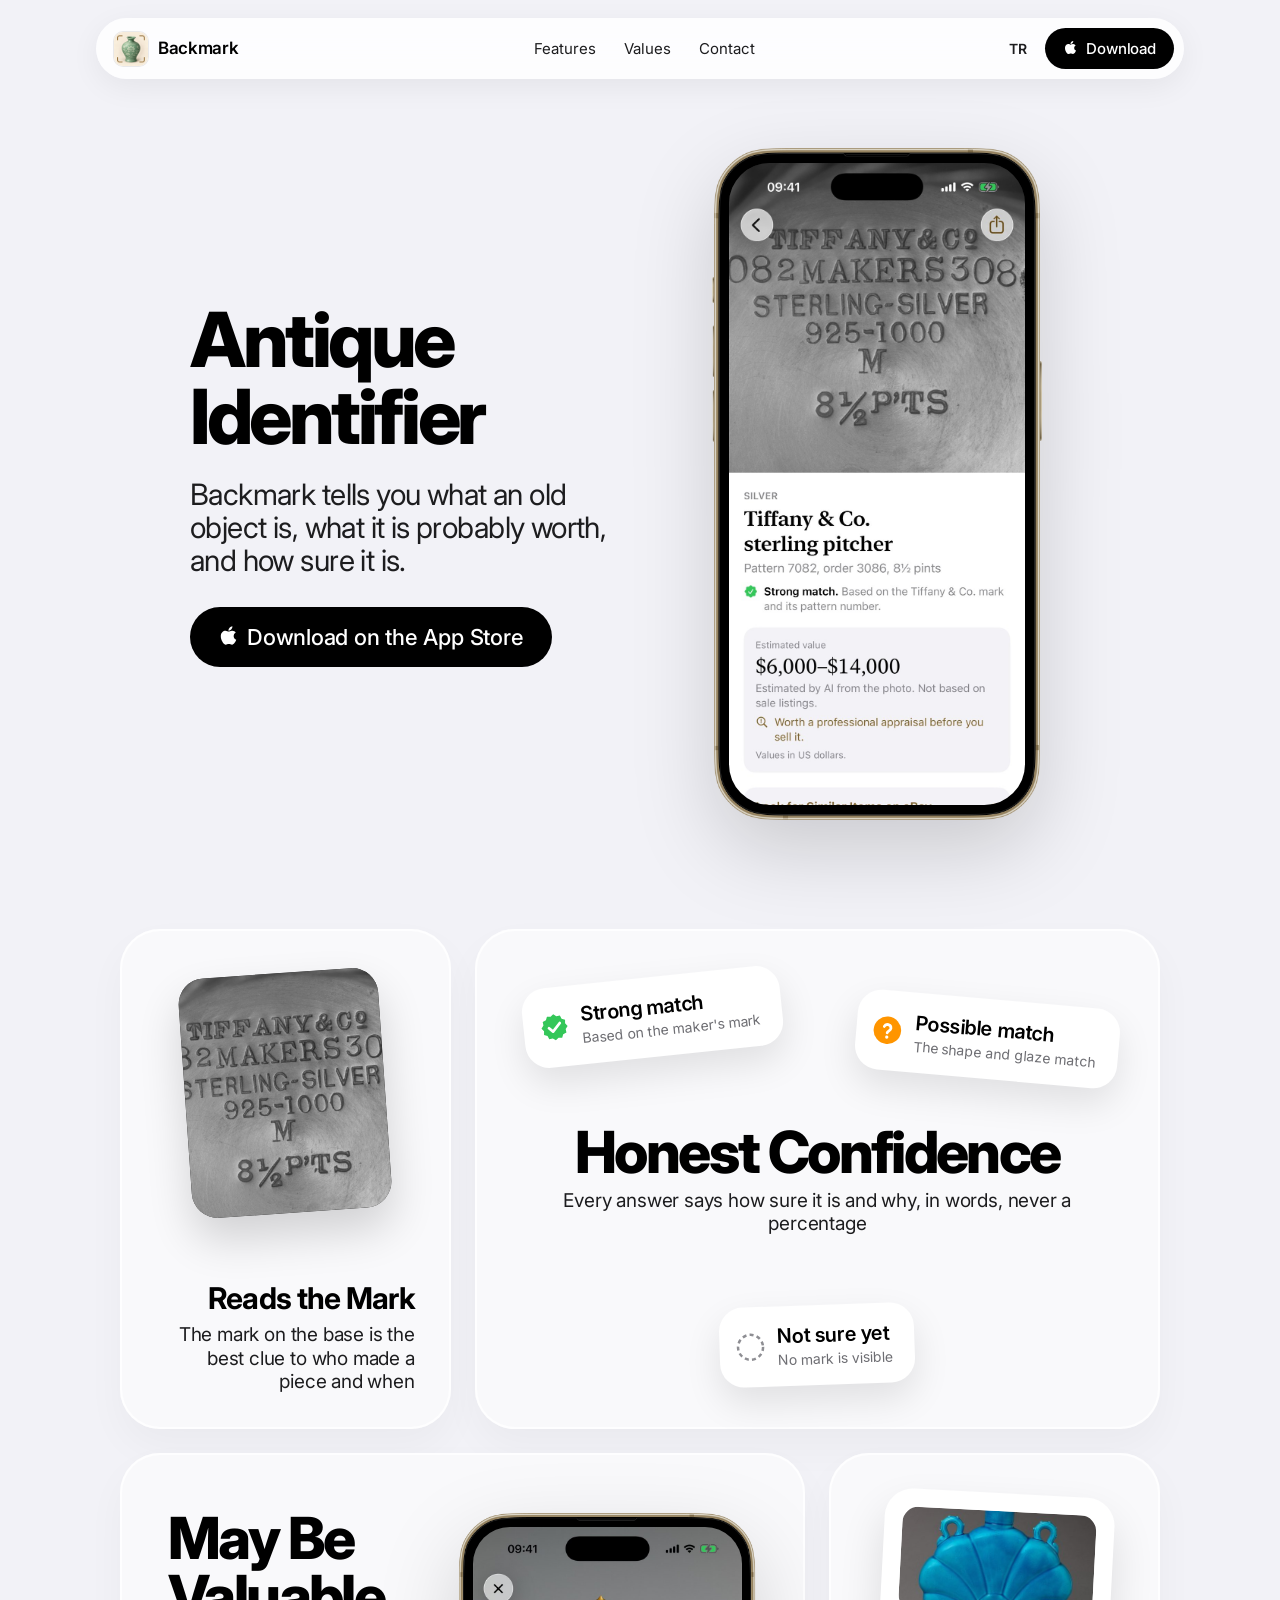
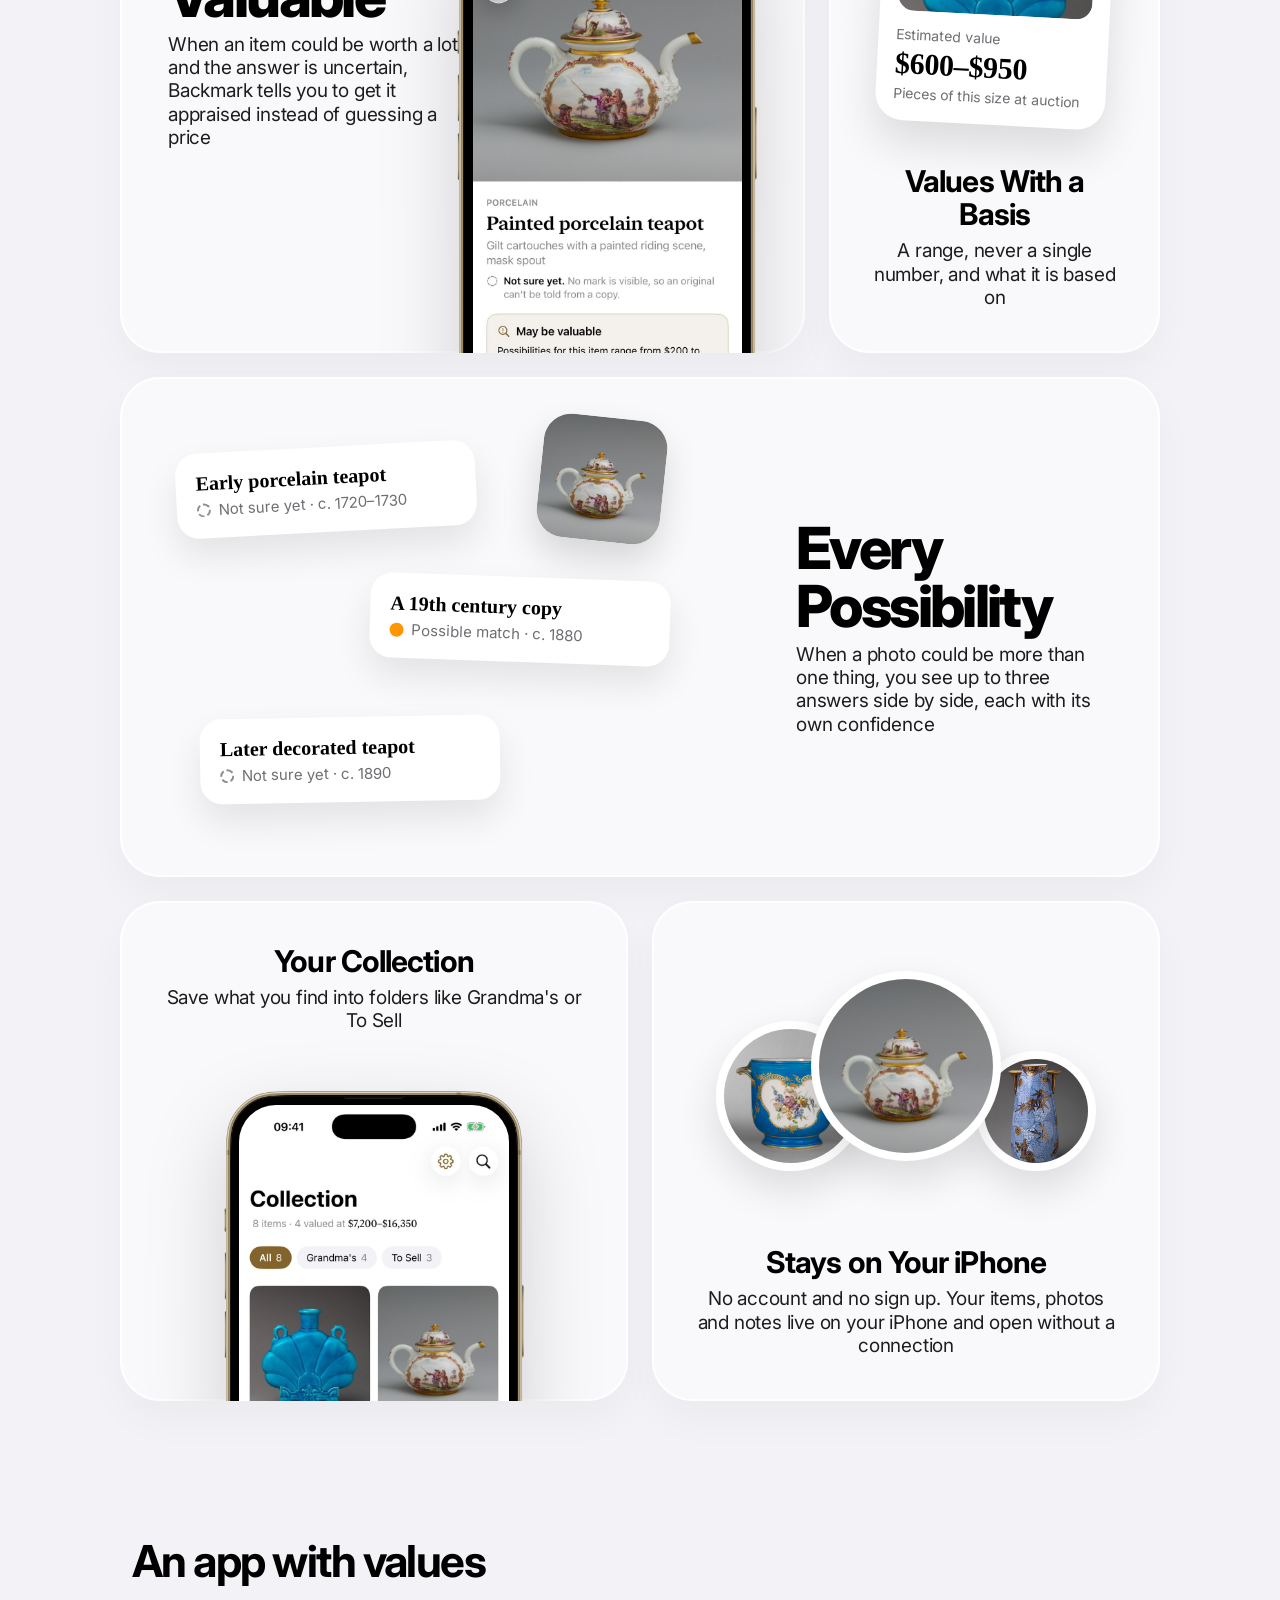
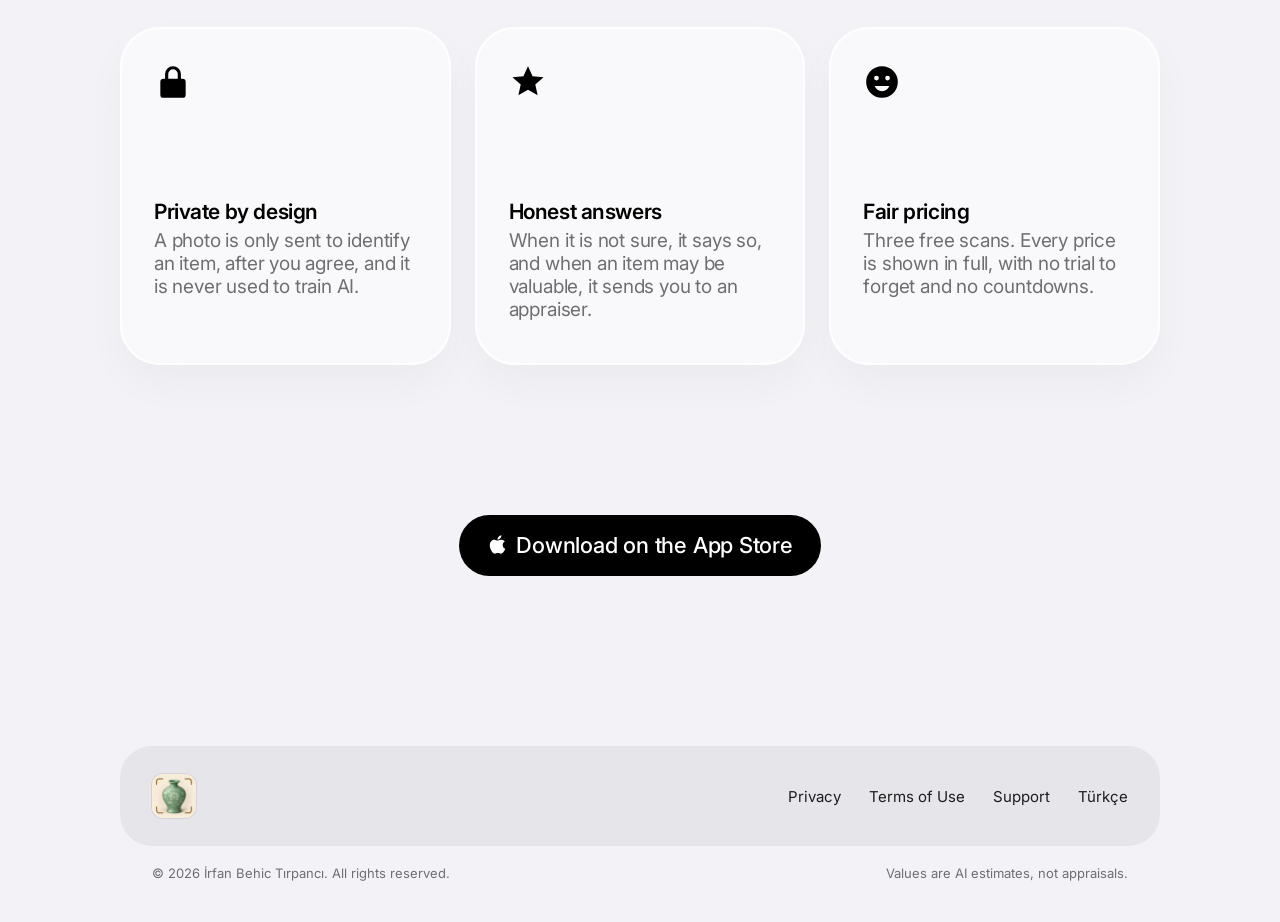
<file: index.html>
<!doctype html>
<html lang="en" class="no-js">
<head>
<meta charset="utf-8">
<meta name="viewport" content="width=device-width, initial-scale=1">
<title>Backmark: Antique Identifier</title>
<meta name="description" content="Point your camera at an old object and learn what it is, what it is probably worth, and how sure the app is. No account, and your collection stays on your iPhone.">
<link rel="canonical" href="https://irfanbehic.github.io/backmark/">
<meta name="theme-color" content="#f2f2f7">
<meta property="og:type" content="website">
<meta property="og:title" content="Backmark: Antique Identifier">
<meta property="og:description" content="What it is, what it is probably worth, and how sure the answer is.">
<meta property="og:url" content="https://irfanbehic.github.io/backmark/">
<meta property="og:image" content="https://irfanbehic.github.io/backmark/assets/icon-512.png">
<meta name="twitter:card" content="summary">
<link rel="alternate" hreflang="en" href="https://irfanbehic.github.io/backmark/">
<link rel="alternate" hreflang="tr" href="https://irfanbehic.github.io/backmark/tr/">
<link rel="alternate" hreflang="x-default" href="https://irfanbehic.github.io/backmark/">
<link rel="icon" href="assets/icon-180.png" type="image/png">
<link rel="apple-touch-icon" href="assets/icon-180.png">
<link rel="preconnect" href="https://fonts.googleapis.com">
<link rel="preconnect" href="https://fonts.gstatic.com" crossorigin>
<link href="https://fonts.googleapis.com/css2?family=Inter:wght@400;500;600;700;800&display=swap" rel="stylesheet">
<link rel="stylesheet" href="assets/style.css">
<script>document.documentElement.classList.remove("no-js")</script>
</head>
<body>

<header class="nav">
  <div class="nav__bar">
    <a class="brand" href="./"><img src="assets/icon-180.png" alt="" width="46" height="46">Backmark</a>
    <nav class="nav__links" aria-label="Main">
      <a href="#features">Features</a>
      <a href="#values">Values</a>
      <a href="support/">Contact</a>
    </nav>
    <div class="nav__end">
      <a class="lang" href="tr/" hreflang="tr" lang="tr" aria-label="Türkçe">TR</a>
      <a class="download nav__cta" href="https://apps.apple.com/app/id6812663428" target="_blank" rel="noopener" aria-label="Download Backmark on the App Store">
        <svg viewBox="0 0 384 512" aria-hidden="true"><path d="M318.7 268.7c-.2-36.7 16.4-64.4 50-84.8-18.8-26.9-47.2-41.7-84.7-44.6-35.5-2.8-74.3 20.7-88.5 20.7-15 0-49.4-19.7-76.4-19.7C63.3 141.2 4 184.8 4 273.5q0 39.3 14.4 81.2c12.8 36.7 59 126.7 107.2 125.2 25.2-.6 43-17.9 75.8-17.9 31.8 0 48.3 17.9 76.4 17.9 48.6-.7 90.4-82.5 102.6-119.3-65.2-30.7-61.7-90-61.7-91.9zm-56.6-164.2c27.3-32.4 24.8-61.9 24-72.5-24.1 1.4-52 16.4-67.9 34.9-17.5 19.8-27.8 44.3-25.6 71.9 26.1 2 49.9-11.4 69.5-34.3z"/></svg>
        Download
      </a>
    </div>
  </div>
</header>

<main>

  <section class="hero">
    <div class="hero__grid">
      <div class="reveal">
        <h1>Antique Identifier</h1>
        <p>Backmark tells you what an old object is, what it is probably worth, and how sure it is.</p>
        <a class="download download--large" href="https://apps.apple.com/app/id6812663428" target="_blank" rel="noopener" aria-label="Download Backmark on the App Store">
          <svg viewBox="0 0 384 512" aria-hidden="true"><path d="M318.7 268.7c-.2-36.7 16.4-64.4 50-84.8-18.8-26.9-47.2-41.7-84.7-44.6-35.5-2.8-74.3 20.7-88.5 20.7-15 0-49.4-19.7-76.4-19.7C63.3 141.2 4 184.8 4 273.5q0 39.3 14.4 81.2c12.8 36.7 59 126.7 107.2 125.2 25.2-.6 43-17.9 75.8-17.9 31.8 0 48.3 17.9 76.4 17.9 48.6-.7 90.4-82.5 102.6-119.3-65.2-30.7-61.7-90-61.7-91.9zm-56.6-164.2c27.3-32.4 24.8-61.9 24-72.5-24.1 1.4-52 16.4-67.9 34.9-17.5 19.8-27.8 44.3-25.6 71.9 26.1 2 49.9-11.4 69.5-34.3z"/></svg>
          Download on the App Store
        </a>
      </div>
      <div class="iphone hero__phone reveal" data-delay="120">
        <img class="bezel" src="assets/iphone.png" alt="" width="1022" height="2082">
        <div class="iphone__screen"><img src="assets/shot-result.jpg" alt="A result for a silver pitcher: Strong match, based on the maker's mark and its pattern number, with an estimated value of $6,000 to $14,000."></div>
      </div>
    </div>
  </section>

  <div id="features" class="wrap">
    <div class="bento">

      <article class="tile span-4 reveal">
        <div class="float mark-card"><img src="assets/photo-mark.jpg" alt="" loading="lazy"></div>
        <div class="tile__copy at-bottom-right">
          <h3>Reads the Mark</h3>
          <p>The mark on the base is the best clue to who made a piece and when</p>
        </div>
      </article>

      <article class="tile span-8 reveal" data-delay="80">
        <div class="pill pill--strong" aria-hidden="true">
          <svg viewBox="0 0 24 24"><path fill="currentColor" d="M12 1.5l2.3 1.8 2.9-.3 1.1 2.7 2.7 1.1-.3 2.9 1.8 2.3-1.8 2.3.3 2.9-2.7 1.1-1.1 2.7-2.9-.3L12 22.5l-2.3-1.8-2.9.3-1.1-2.7-2.7-1.1.3-2.9L1.5 12l1.8-2.3-.3-2.9 2.7-1.1 1.1-2.7 2.9.3z"/><path d="M7.5 12.3l3 3 6-6.3" fill="none" stroke="#fff" stroke-width="2.2" stroke-linecap="round" stroke-linejoin="round"/></svg>
          <span>Strong match<small>Based on the maker's mark</small></span>
        </div>
        <div class="pill pill--possible" aria-hidden="true">
          <svg viewBox="0 0 24 24"><circle cx="12" cy="12" r="11" fill="currentColor"/><path d="M9.3 9.2a2.8 2.8 0 015.4 1c0 1.9-2.7 2.3-2.7 4" fill="none" stroke="#fff" stroke-width="2.2" stroke-linecap="round"/><circle cx="12" cy="17.6" r="1.3" fill="#fff"/></svg>
          <span>Possible match<small>The shape and glaze match</small></span>
        </div>
        <div class="pill pill--unsure" aria-hidden="true">
          <svg viewBox="0 0 24 24"><circle cx="12" cy="12" r="10" fill="none" stroke="currentColor" stroke-width="2" stroke-dasharray="3.2 2.6"/></svg>
          <span>Not sure yet<small>No mark is visible</small></span>
        </div>
        <div class="tile__copy at-center">
          <h3 class="xl">Honest Confidence</h3>
          <p>Every answer says how sure it is and why, in words, never a percentage</p>
        </div>
      </article>

      <article class="tile tile--phone span-8 reveal">
        <div class="tile__copy at-top-left">
          <h3 class="xl">May Be Valuable</h3>
          <p>When an item could be worth a lot and the answer is uncertain, Backmark tells you to get it appraised instead of guessing a price</p>
        </div>
        <div class="iphone phone-peek">
          <img class="bezel" src="assets/iphone.png" alt="" loading="lazy">
          <div class="iphone__screen"><img src="assets/shot-appraisal.jpg" alt="A painted porcelain teapot marked Not sure yet, with a card saying it may be valuable and should be appraised." loading="lazy"></div>
        </div>
      </article>

      <article class="tile span-4 reveal" data-delay="80">
        <div class="price-card" aria-hidden="true">
          <img src="assets/photo-flask.jpg" alt="">
          <span>Estimated value</span>
          <strong>$600–$950</strong>
          <span>Pieces of this size at auction</span>
        </div>
        <div class="tile__copy at-bottom-center">
          <h3>Values With a Basis</h3>
          <p>A range, never a single number, and what it is based on</p>
        </div>
      </article>

      <article class="tile tile--cands span-12 reveal">
        <img class="cand-photo" src="assets/photo-teapot.jpg" alt="" loading="lazy">
        <div class="cand cand--a" aria-hidden="true"><strong>Early porcelain teapot</strong><span><i class="dot-unsure"></i>Not sure yet · c. 1720–1730</span></div>
        <div class="cand cand--b" aria-hidden="true"><strong>A 19th century copy</strong><span><i class="dot-possible"></i>Possible match · c. 1880</span></div>
        <div class="cand cand--c" aria-hidden="true"><strong>Later decorated teapot</strong><span><i class="dot-unsure"></i>Not sure yet · c. 1890</span></div>
        <div class="tile__copy at-right">
          <h3 class="xl">Every Possibility</h3>
          <p>When a photo could be more than one thing, you see up to three answers side by side, each with its own confidence</p>
        </div>
      </article>

      <article class="tile tile--phone span-6 reveal">
        <div class="tile__copy at-top-center">
          <h3>Your Collection</h3>
          <p>Save what you find into folders like Grandma's or To Sell</p>
        </div>
        <div class="iphone phone-peek phone-peek--center">
          <img class="bezel" src="assets/iphone.png" alt="" loading="lazy">
          <div class="iphone__screen"><img src="assets/shot-collection.jpg" alt="The collection with eight items and the folders Grandma's and To Sell." loading="lazy"></div>
        </div>
      </article>

      <article class="tile span-6 reveal" data-delay="80">
        <div class="circles" aria-hidden="true">
          <div class="circle circle--1"><img src="assets/photo-bottle-cooler.jpg" alt=""></div>
          <div class="circle circle--2"><img src="assets/photo-teapot.jpg" alt=""></div>
          <div class="circle circle--3"><img src="assets/photo-worcester-vase.jpg" alt=""></div>
        </div>
        <div class="tile__copy at-bottom-center">
          <h3>Stays on Your iPhone</h3>
          <p>No account and no sign up. Your items, photos and notes live on your iPhone and open without a connection</p>
        </div>
      </article>

    </div>
  </div>

  <section id="values" class="wrap">
    <h2 class="values-title reveal">An app with values</h2>
    <div class="values">
      <article class="value reveal">
        <svg viewBox="0 0 24 24" aria-hidden="true"><path d="M12 2a5 5 0 00-5 5v3H6a2 2 0 00-2 2v8a2 2 0 002 2h12a2 2 0 002-2v-8a2 2 0 00-2-2h-1V7a5 5 0 00-5-5zm-3 8V7a3 3 0 016 0v3z"/></svg>
        <h3>Private by design</h3>
        <p>A photo is only sent to identify an item, after you agree, and it is never used to train AI.</p>
      </article>
      <article class="value reveal" data-delay="80">
        <svg viewBox="0 0 24 24" aria-hidden="true"><path d="M12 2l2.9 6.3 6.9.7-5.2 4.6 1.5 6.8L12 16.9l-6.1 3.5 1.5-6.8L2.2 9l6.9-.7z"/></svg>
        <h3>Honest answers</h3>
        <p>When it is not sure, it says so, and when an item may be valuable, it sends you to an appraiser.</p>
      </article>
      <article class="value reveal" data-delay="160">
        <svg viewBox="0 0 24 24" aria-hidden="true"><path d="M12 2a10 10 0 100 20 10 10 0 000-20zm-4.6 12.6h9.2a4.9 4.9 0 01-9.2 0zM8.5 8a1.5 1.5 0 110 3 1.5 1.5 0 010-3zm7 0a1.5 1.5 0 110 3 1.5 1.5 0 010-3z"/></svg>
        <h3>Fair pricing</h3>
        <p>Three free scans. Every price is shown in full, with no trial to forget and no countdowns.</p>
      </article>
    </div>
  </section>

  <section class="closing">
    <a class="download download--large" href="https://apps.apple.com/app/id6812663428" target="_blank" rel="noopener" aria-label="Download Backmark on the App Store">
      <svg viewBox="0 0 384 512" aria-hidden="true"><path d="M318.7 268.7c-.2-36.7 16.4-64.4 50-84.8-18.8-26.9-47.2-41.7-84.7-44.6-35.5-2.8-74.3 20.7-88.5 20.7-15 0-49.4-19.7-76.4-19.7C63.3 141.2 4 184.8 4 273.5q0 39.3 14.4 81.2c12.8 36.7 59 126.7 107.2 125.2 25.2-.6 43-17.9 75.8-17.9 31.8 0 48.3 17.9 76.4 17.9 48.6-.7 90.4-82.5 102.6-119.3-65.2-30.7-61.7-90-61.7-91.9zm-56.6-164.2c27.3-32.4 24.8-61.9 24-72.5-24.1 1.4-52 16.4-67.9 34.9-17.5 19.8-27.8 44.3-25.6 71.9 26.1 2 49.9-11.4 69.5-34.3z"/></svg>
      Download on the App Store
    </a>
  </section>

</main>

<footer class="wrap">
  <div class="footer__bar">
    <a href="./" aria-label="Backmark home"><img src="assets/icon-180.png" alt="" width="62" height="62"></a>
    <nav class="footer__links" aria-label="Legal">
      <a href="privacy/">Privacy</a>
      <a href="terms/">Terms of Use</a>
      <a href="support/">Support</a>
      <a href="tr/" hreflang="tr" lang="tr">Türkçe</a>
    </nav>
  </div>
  <div class="footer__note">
    <span>© 2026 İrfan Behic Tırpancı. All rights reserved.</span>
    <span>Values are AI estimates, not appraisals.</span>
  </div>
</footer>

<script src="assets/site.js"></script>
</body>
</html>
</file>
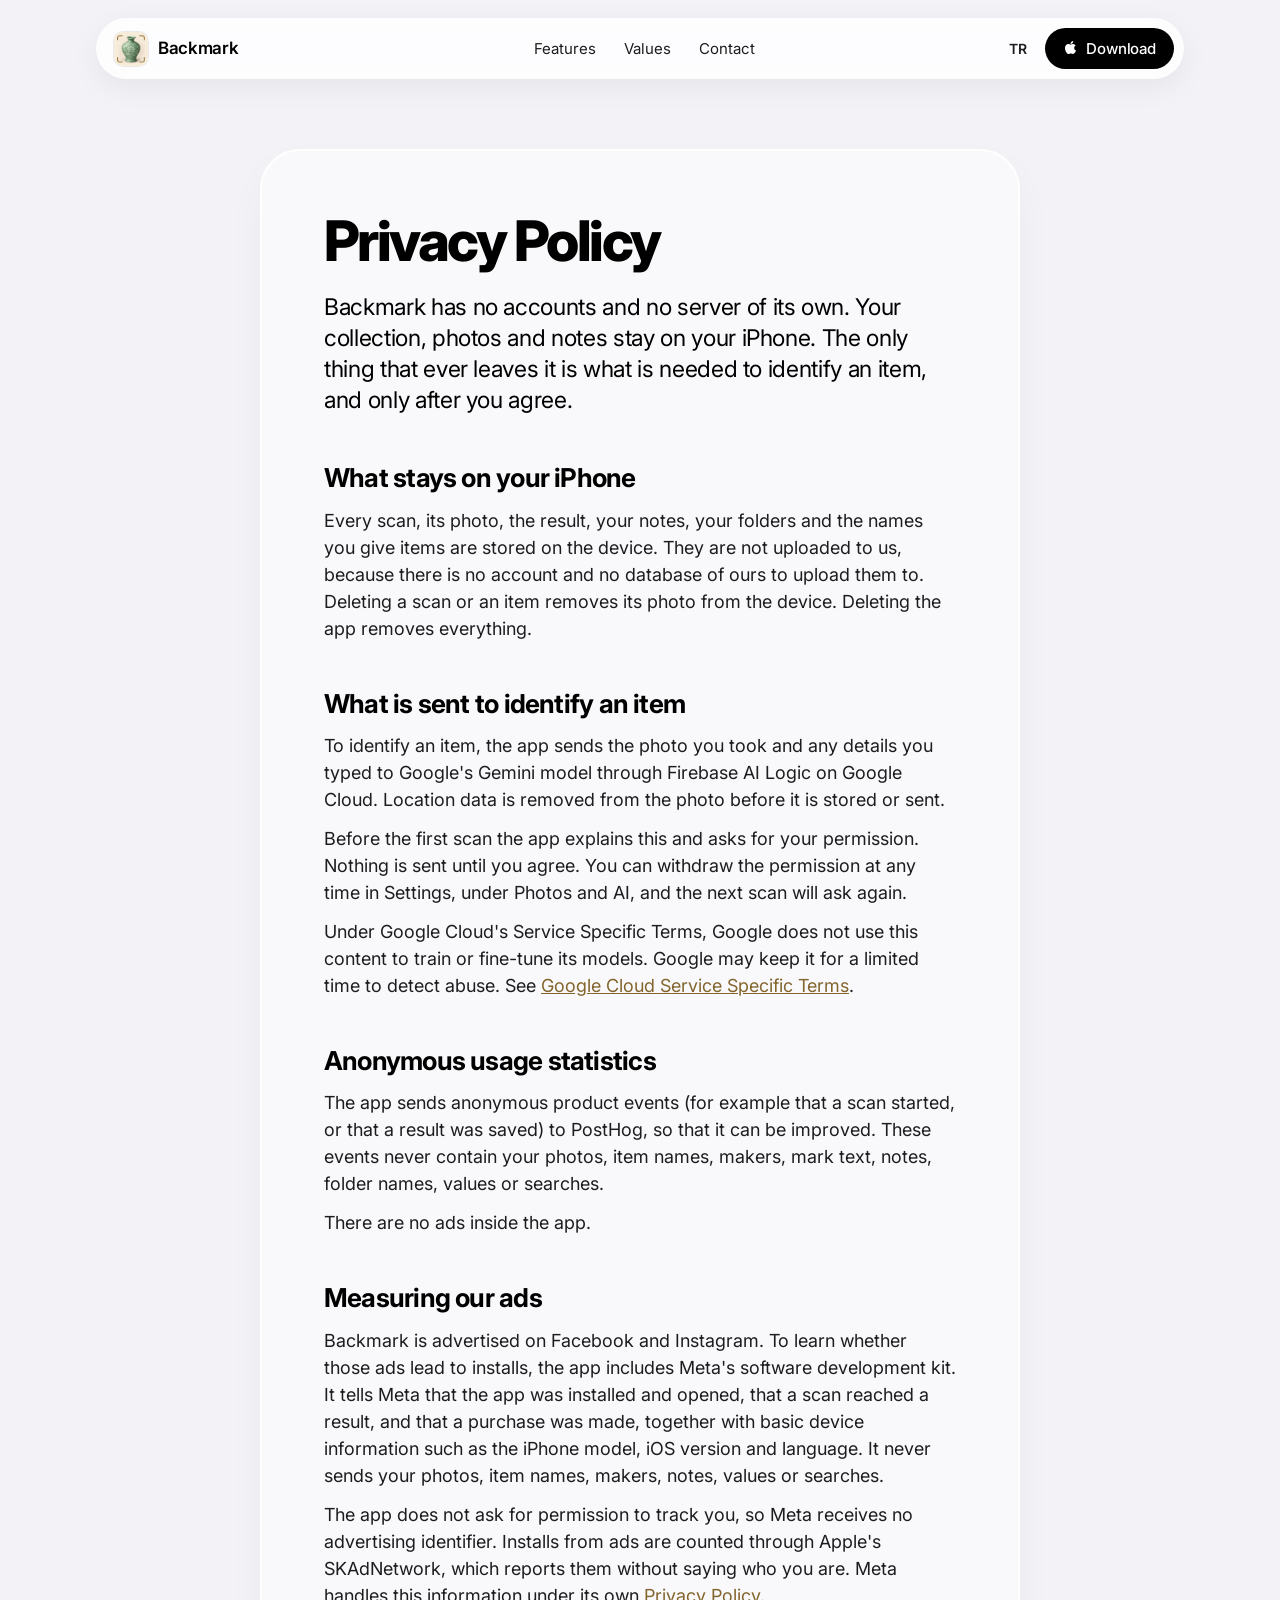
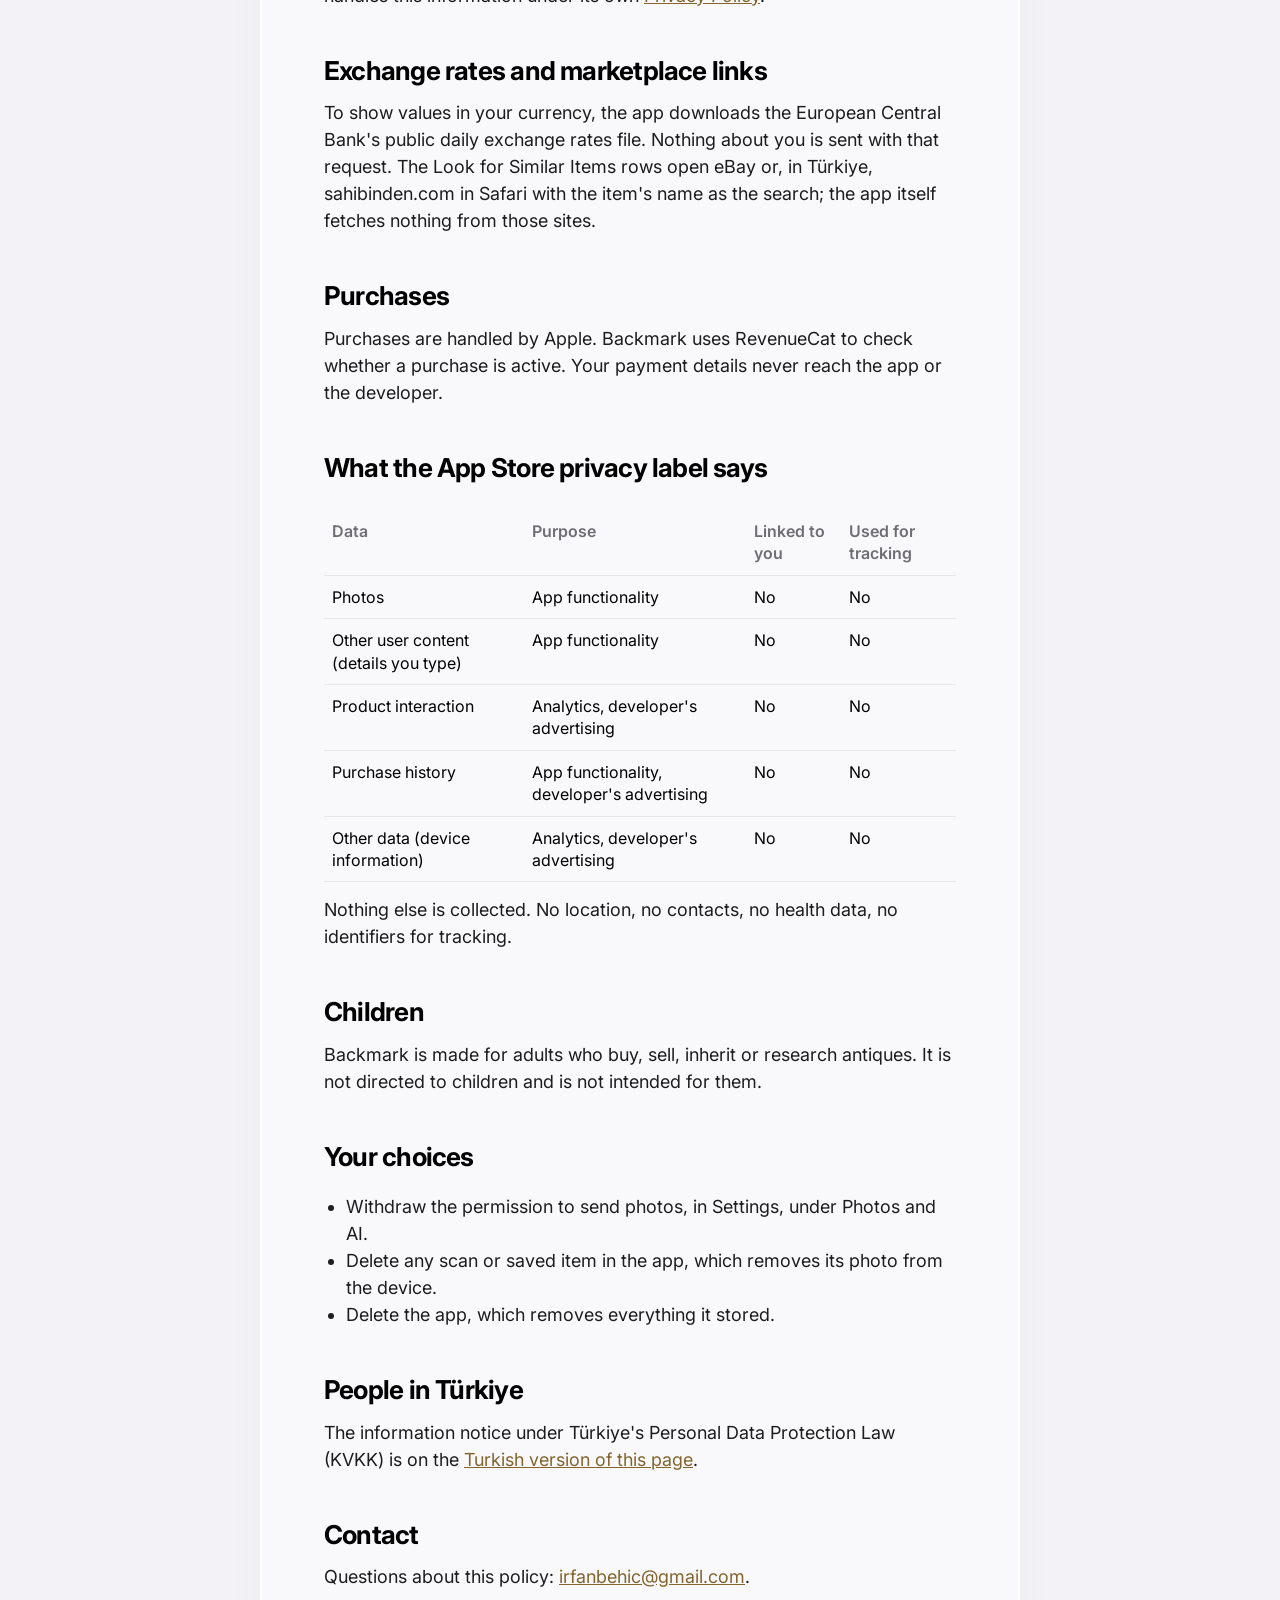
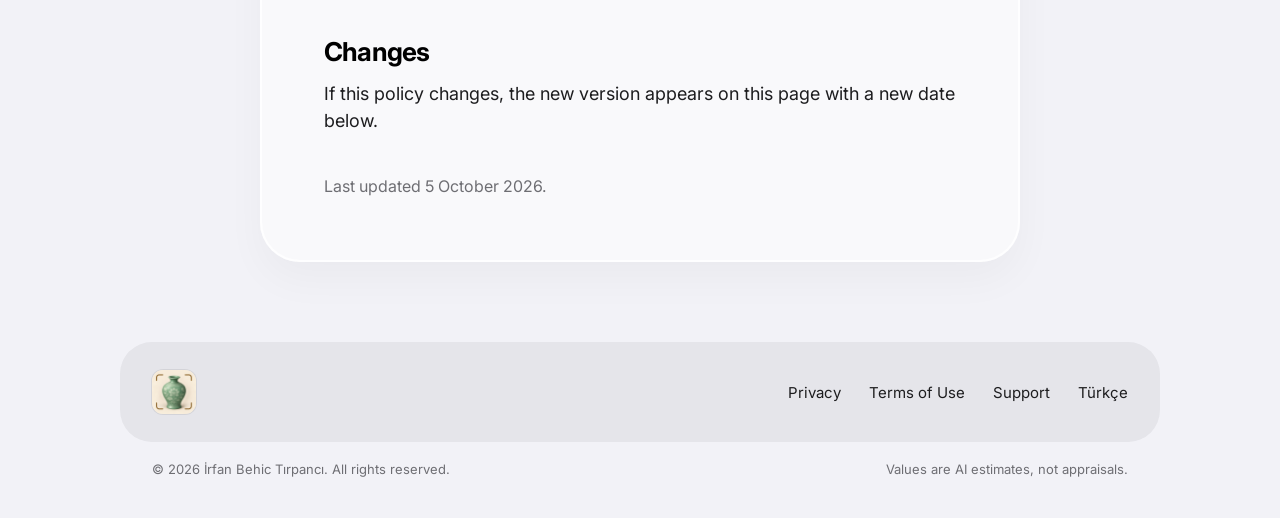
<file: privacy/index.html>
<!doctype html>
<html lang="en">
<head>
<meta charset="utf-8">
<meta name="viewport" content="width=device-width, initial-scale=1">
<title>Privacy Policy | Backmark</title>
<meta name="theme-color" content="#f2f2f7">
<link rel="alternate" hreflang="en" href="https://irfanbehic.github.io/backmark/privacy/">
<link rel="alternate" hreflang="tr" href="https://irfanbehic.github.io/backmark/tr/privacy/">
<link rel="alternate" hreflang="x-default" href="https://irfanbehic.github.io/backmark/privacy/">
<link rel="icon" href="../assets/icon-180.png" type="image/png">
<link rel="apple-touch-icon" href="../assets/icon-180.png">
<link rel="preconnect" href="https://fonts.googleapis.com">
<link rel="preconnect" href="https://fonts.gstatic.com" crossorigin>
<link href="https://fonts.googleapis.com/css2?family=Inter:wght@400;500;600;700;800&display=swap" rel="stylesheet">
<link rel="stylesheet" href="../assets/style.css">
</head>
<body>

<header class="nav">
  <div class="nav__bar">
    <a class="brand" href="../"><img src="../assets/icon-180.png" alt="" width="46" height="46">Backmark</a>
    <nav class="nav__links" aria-label="Main">
      <a href="../#features">Features</a>
      <a href="../#values">Values</a>
      <a href="../support/">Contact</a>
    </nav>
    <div class="nav__end">
      <a class="lang" href="../tr/privacy/" hreflang="tr" lang="tr" aria-label="Türkçe">TR</a>
      <a class="download nav__cta" href="https://apps.apple.com/app/id6812663428" target="_blank" rel="noopener" aria-label="Download Backmark on the App Store">
        <svg viewBox="0 0 384 512" aria-hidden="true"><path d="M318.7 268.7c-.2-36.7 16.4-64.4 50-84.8-18.8-26.9-47.2-41.7-84.7-44.6-35.5-2.8-74.3 20.7-88.5 20.7-15 0-49.4-19.7-76.4-19.7C63.3 141.2 4 184.8 4 273.5q0 39.3 14.4 81.2c12.8 36.7 59 126.7 107.2 125.2 25.2-.6 43-17.9 75.8-17.9 31.8 0 48.3 17.9 76.4 17.9 48.6-.7 90.4-82.5 102.6-119.3-65.2-30.7-61.7-90-61.7-91.9zm-56.6-164.2c27.3-32.4 24.8-61.9 24-72.5-24.1 1.4-52 16.4-67.9 34.9-17.5 19.8-27.8 44.3-25.6 71.9 26.1 2 49.9-11.4 69.5-34.3z"/></svg>
        Download
      </a>
    </div>
  </div>
</header>

<main class="doc">
  <article class="doc__card">
  <h1>Privacy Policy</h1>
  <p class="lead">Backmark has no accounts and no server of its own. Your collection, photos and
  notes stay on your iPhone. The only thing that ever leaves it is what is needed to identify an
  item, and only after you agree.</p>

  <h2>What stays on your iPhone</h2>
  <p>Every scan, its photo, the result, your notes, your folders and the names you give items are
  stored on the device. They are not uploaded to us, because there is no account and no database of
  ours to upload them to. Deleting a scan or an item removes its photo from the device. Deleting the
  app removes everything.</p>

  <h2>What is sent to identify an item</h2>
  <p>To identify an item, the app sends the photo you took and any details you typed to Google's
  Gemini model through Firebase AI Logic on Google Cloud. Location data is removed from the photo
  before it is stored or sent.</p>
  <p>Before the first scan the app explains this and asks for your permission. Nothing is sent until
  you agree. You can withdraw the permission at any time in Settings, under Photos and AI, and the
  next scan will ask again.</p>
  <p>Under Google Cloud's Service Specific Terms, Google does not use this content to train or
  fine-tune its models. Google may keep it for a limited time to detect abuse. See
  <a href="https://cloud.google.com/terms/service-terms">Google Cloud Service Specific Terms</a>.</p>

  <h2>Anonymous usage statistics</h2>
  <p>The app sends anonymous product events (for example that a scan started, or that a result was
  saved) to PostHog, so that it can be improved. These events never contain your photos, item names,
  makers, mark text, notes, folder names, values or searches.</p>
  <p>There are no ads inside the app.</p>

  <h2>Measuring our ads</h2>
  <p>Backmark is advertised on Facebook and Instagram. To learn whether those ads lead to installs,
  the app includes Meta's software development kit. It tells Meta that the app was installed and
  opened, that a scan reached a result, and that a purchase was made, together with basic device
  information such as the iPhone model, iOS version and language. It never sends your photos, item
  names, makers, notes, values or searches.</p>
  <p>The app does not ask for permission to track you, so Meta receives no advertising identifier.
  Installs from ads are counted through Apple's SKAdNetwork, which reports them without saying who
  you are. Meta handles this information under its own
  <a href="https://www.facebook.com/privacy/policy/">Privacy Policy</a>.</p>

  <h2>Exchange rates and marketplace links</h2>
  <p>To show values in your currency, the app downloads the European Central Bank's public daily
  exchange rates file. Nothing about you is sent with that request. The Look for Similar Items rows
  open eBay or, in Türkiye, sahibinden.com in Safari with the item's name as the search; the app
  itself fetches nothing from those sites.</p>

  <h2>Purchases</h2>
  <p>Purchases are handled by Apple. Backmark uses RevenueCat to check whether a purchase is active.
  Your payment details never reach the app or the developer.</p>

  <h2>What the App Store privacy label says</h2>
  <div class="table-wrap"><table>
    <tr><th>Data</th><th>Purpose</th><th>Linked to you</th><th>Used for tracking</th></tr>
    <tr><td>Photos</td><td>App functionality</td><td>No</td><td>No</td></tr>
    <tr><td>Other user content (details you type)</td><td>App functionality</td><td>No</td><td>No</td></tr>
    <tr><td>Product interaction</td><td>Analytics, developer's advertising</td><td>No</td><td>No</td></tr>
    <tr><td>Purchase history</td><td>App functionality, developer's advertising</td><td>No</td><td>No</td></tr>
    <tr><td>Other data (device information)</td><td>Analytics, developer's advertising</td><td>No</td><td>No</td></tr>
  </table></div>
  <p>Nothing else is collected. No location, no contacts, no health data, no identifiers for
  tracking.</p>

  <h2>Children</h2>
  <p>Backmark is made for adults who buy, sell, inherit or research antiques. It is not directed to
  children and is not intended for them.</p>

  <h2>Your choices</h2>
  <ul>
    <li>Withdraw the permission to send photos, in Settings, under Photos and AI.</li>
    <li>Delete any scan or saved item in the app, which removes its photo from the device.</li>
    <li>Delete the app, which removes everything it stored.</li>
  </ul>

  <h2>People in Türkiye</h2>
  <p>The information notice under Türkiye's Personal Data Protection Law (KVKK) is on the
  <a href="../tr/privacy/" hreflang="tr" lang="tr">Turkish version of this page</a>.</p>

  <h2>Contact</h2>
  <p>Questions about this policy: <a href="mailto:irfanbehic@gmail.com">irfanbehic@gmail.com</a>.</p>

  <h2>Changes</h2>
  <p>If this policy changes, the new version appears on this page with a new date below.</p>

  <p class="updated">Last updated 5 October 2026.</p>
</article>
</main>

<footer class="wrap">
  <div class="footer__bar">
    <a href="../" aria-label="Backmark home"><img src="../assets/icon-180.png" alt="" width="62" height="62"></a>
    <nav class="footer__links" aria-label="Legal">
      <a href="../privacy/">Privacy</a>
      <a href="../terms/">Terms of Use</a>
      <a href="../support/">Support</a>
      <a href="../tr/privacy/" hreflang="tr" lang="tr">Türkçe</a>
    </nav>
  </div>
  <div class="footer__note">
    <span>© 2026 İrfan Behic Tırpancı. All rights reserved.</span>
    <span>Values are AI estimates, not appraisals.</span>
  </div>
</footer>

</body>
</html>
</file>
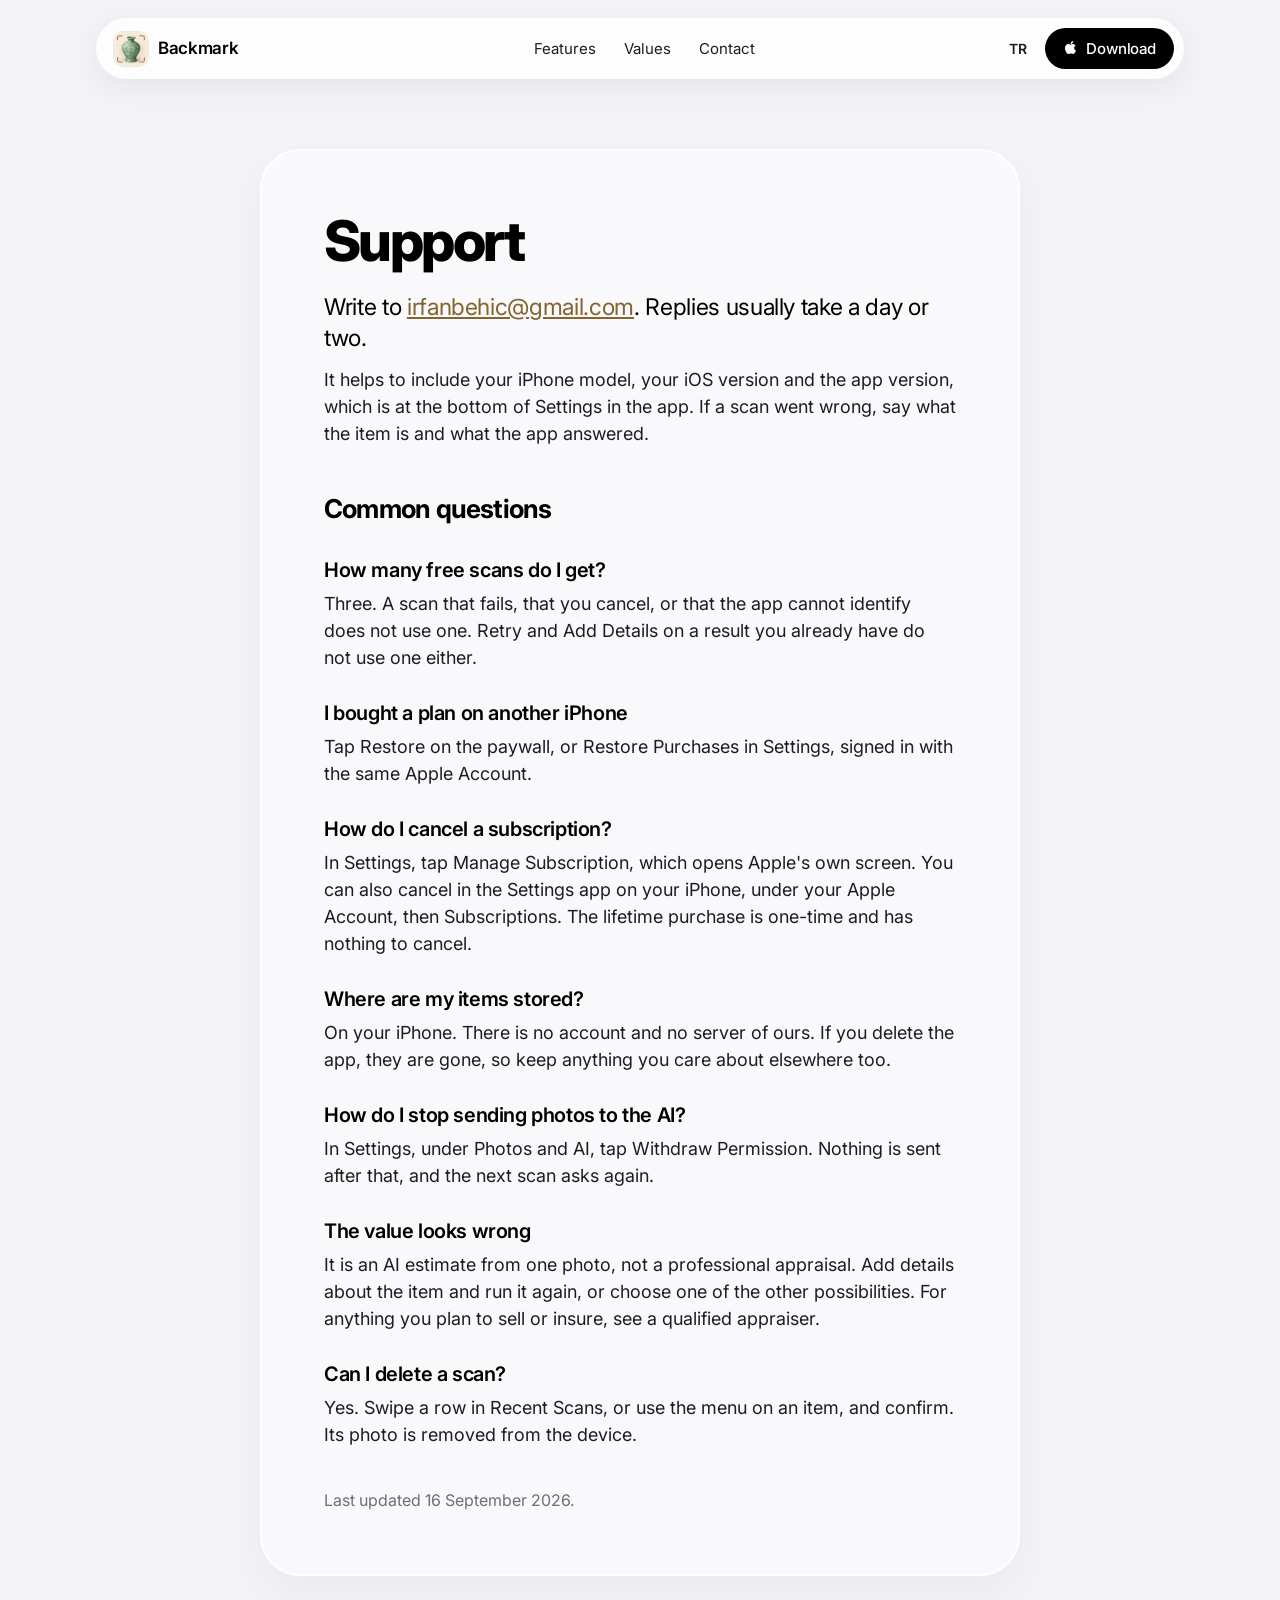
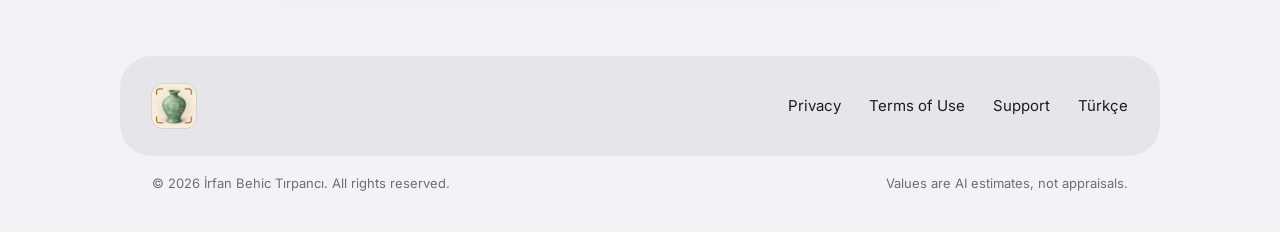
<file: support/index.html>
<!doctype html>
<html lang="en">
<head>
<meta charset="utf-8">
<meta name="viewport" content="width=device-width, initial-scale=1">
<title>Support | Backmark</title>
<meta name="theme-color" content="#f2f2f7">
<link rel="alternate" hreflang="en" href="https://irfanbehic.github.io/backmark/support/">
<link rel="alternate" hreflang="tr" href="https://irfanbehic.github.io/backmark/tr/support/">
<link rel="alternate" hreflang="x-default" href="https://irfanbehic.github.io/backmark/support/">
<link rel="icon" href="../assets/icon-180.png" type="image/png">
<link rel="apple-touch-icon" href="../assets/icon-180.png">
<link rel="preconnect" href="https://fonts.googleapis.com">
<link rel="preconnect" href="https://fonts.gstatic.com" crossorigin>
<link href="https://fonts.googleapis.com/css2?family=Inter:wght@400;500;600;700;800&display=swap" rel="stylesheet">
<link rel="stylesheet" href="../assets/style.css">
</head>
<body>

<header class="nav">
  <div class="nav__bar">
    <a class="brand" href="../"><img src="../assets/icon-180.png" alt="" width="46" height="46">Backmark</a>
    <nav class="nav__links" aria-label="Main">
      <a href="../#features">Features</a>
      <a href="../#values">Values</a>
      <a href="../support/">Contact</a>
    </nav>
    <div class="nav__end">
      <a class="lang" href="../tr/support/" hreflang="tr" lang="tr" aria-label="Türkçe">TR</a>
      <a class="download nav__cta" href="https://apps.apple.com/app/id6812663428" target="_blank" rel="noopener" aria-label="Download Backmark on the App Store">
        <svg viewBox="0 0 384 512" aria-hidden="true"><path d="M318.7 268.7c-.2-36.7 16.4-64.4 50-84.8-18.8-26.9-47.2-41.7-84.7-44.6-35.5-2.8-74.3 20.7-88.5 20.7-15 0-49.4-19.7-76.4-19.7C63.3 141.2 4 184.8 4 273.5q0 39.3 14.4 81.2c12.8 36.7 59 126.7 107.2 125.2 25.2-.6 43-17.9 75.8-17.9 31.8 0 48.3 17.9 76.4 17.9 48.6-.7 90.4-82.5 102.6-119.3-65.2-30.7-61.7-90-61.7-91.9zm-56.6-164.2c27.3-32.4 24.8-61.9 24-72.5-24.1 1.4-52 16.4-67.9 34.9-17.5 19.8-27.8 44.3-25.6 71.9 26.1 2 49.9-11.4 69.5-34.3z"/></svg>
        Download
      </a>
    </div>
  </div>
</header>

<main class="doc">
  <article class="doc__card">
  <h1>Support</h1>
  <p class="lead">Write to <a href="mailto:irfanbehic@gmail.com">irfanbehic@gmail.com</a>. Replies
  usually take a day or two.</p>

  <p>It helps to include your iPhone model, your iOS version and the app version, which is at the
  bottom of Settings in the app. If a scan went wrong, say what the item is and what the app
  answered.</p>

  <h2>Common questions</h2>

  <h3>How many free scans do I get?</h3>
  <p>Three. A scan that fails, that you cancel, or that the app cannot identify does not use one.
  Retry and Add Details on a result you already have do not use one either.</p>

  <h3>I bought a plan on another iPhone</h3>
  <p>Tap Restore on the paywall, or Restore Purchases in Settings, signed in with the same Apple
  Account.</p>

  <h3>How do I cancel a subscription?</h3>
  <p>In Settings, tap Manage Subscription, which opens Apple's own screen. You can also cancel in
  the Settings app on your iPhone, under your Apple Account, then Subscriptions. The lifetime
  purchase is one-time and has nothing to cancel.</p>

  <h3>Where are my items stored?</h3>
  <p>On your iPhone. There is no account and no server of ours. If you delete the app, they are
  gone, so keep anything you care about elsewhere too.</p>

  <h3>How do I stop sending photos to the AI?</h3>
  <p>In Settings, under Photos and AI, tap Withdraw Permission. Nothing is sent after that, and the
  next scan asks again.</p>

  <h3>The value looks wrong</h3>
  <p>It is an AI estimate from one photo, not a professional appraisal. Add details about the item
  and run it again, or choose one of the other possibilities. For anything you plan to sell or
  insure, see a qualified appraiser.</p>

  <h3>Can I delete a scan?</h3>
  <p>Yes. Swipe a row in Recent Scans, or use the menu on an item, and confirm. Its photo is removed
  from the device.</p>

  <p class="updated">Last updated 16 September 2026.</p>
</article>
</main>

<footer class="wrap">
  <div class="footer__bar">
    <a href="../" aria-label="Backmark home"><img src="../assets/icon-180.png" alt="" width="62" height="62"></a>
    <nav class="footer__links" aria-label="Legal">
      <a href="../privacy/">Privacy</a>
      <a href="../terms/">Terms of Use</a>
      <a href="../support/">Support</a>
      <a href="../tr/support/" hreflang="tr" lang="tr">Türkçe</a>
    </nav>
  </div>
  <div class="footer__note">
    <span>© 2026 İrfan Behic Tırpancı. All rights reserved.</span>
    <span>Values are AI estimates, not appraisals.</span>
  </div>
</footer>

</body>
</html>
</file>
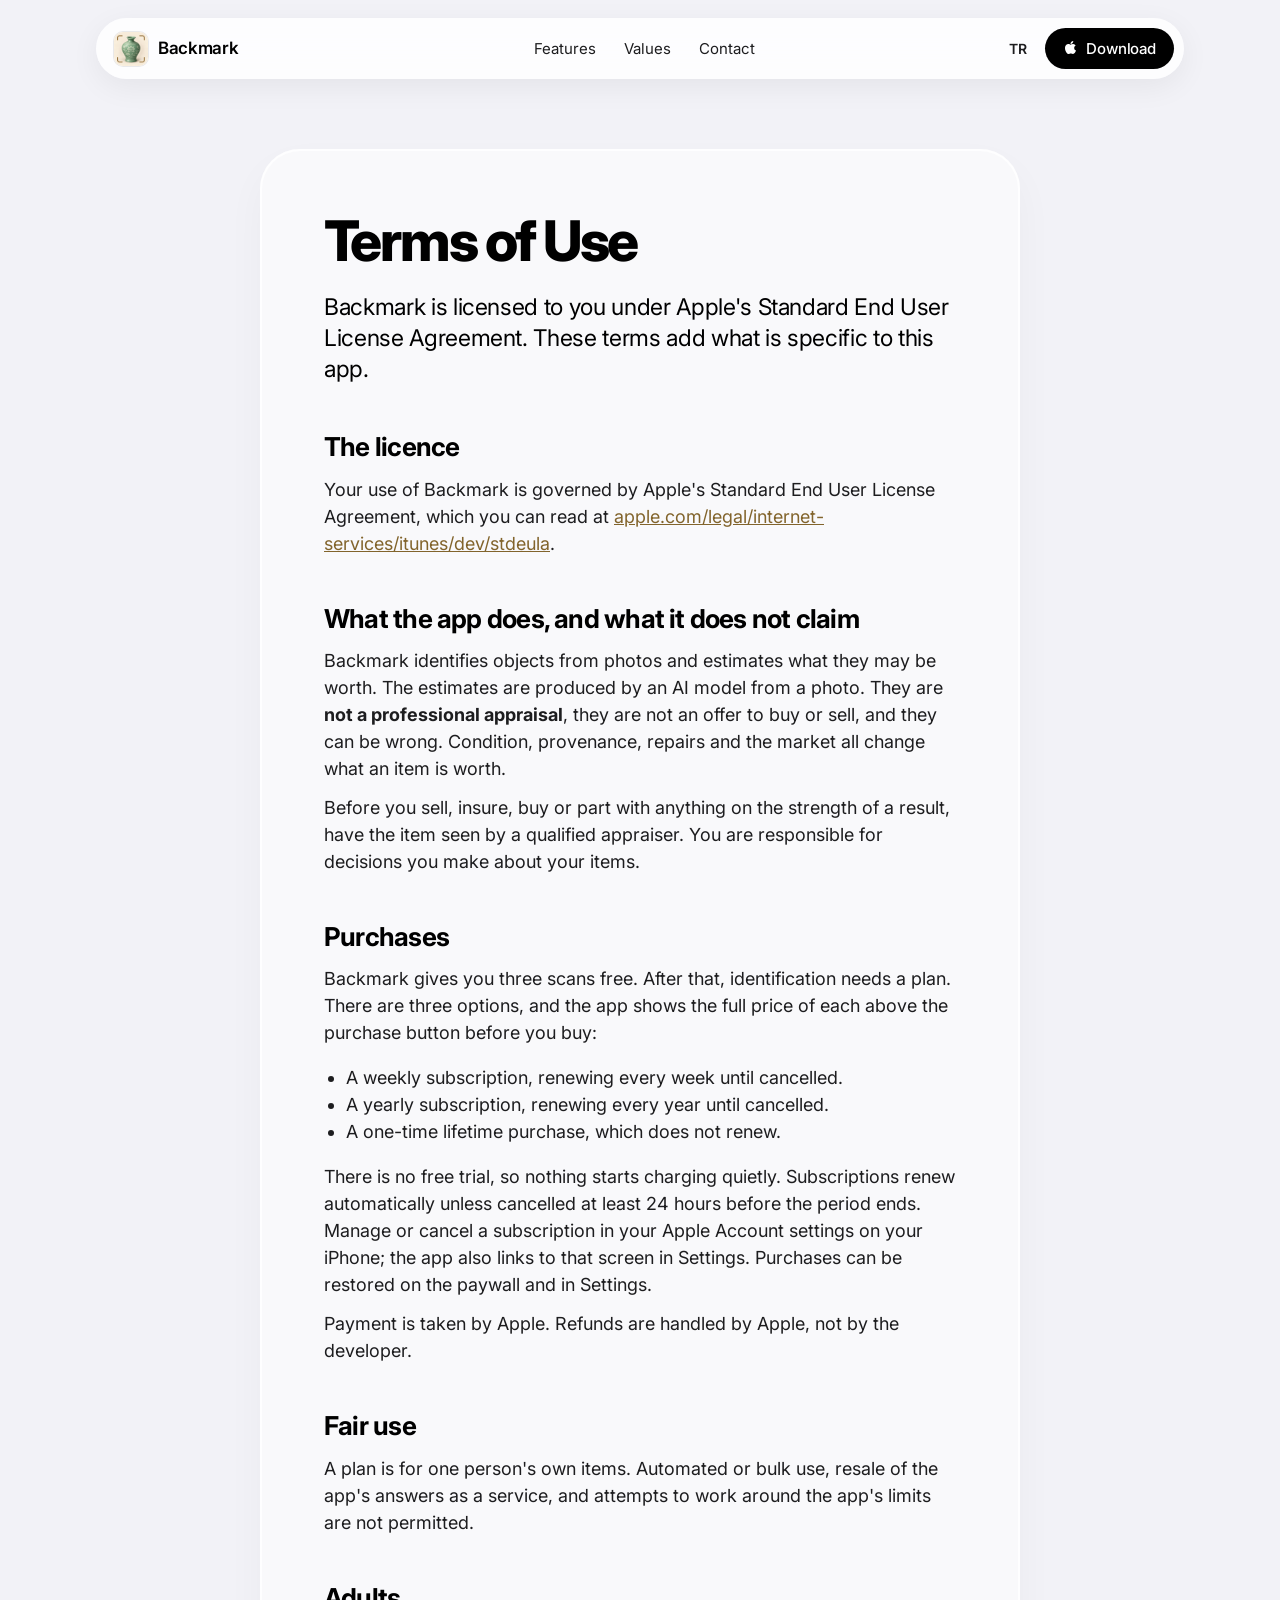
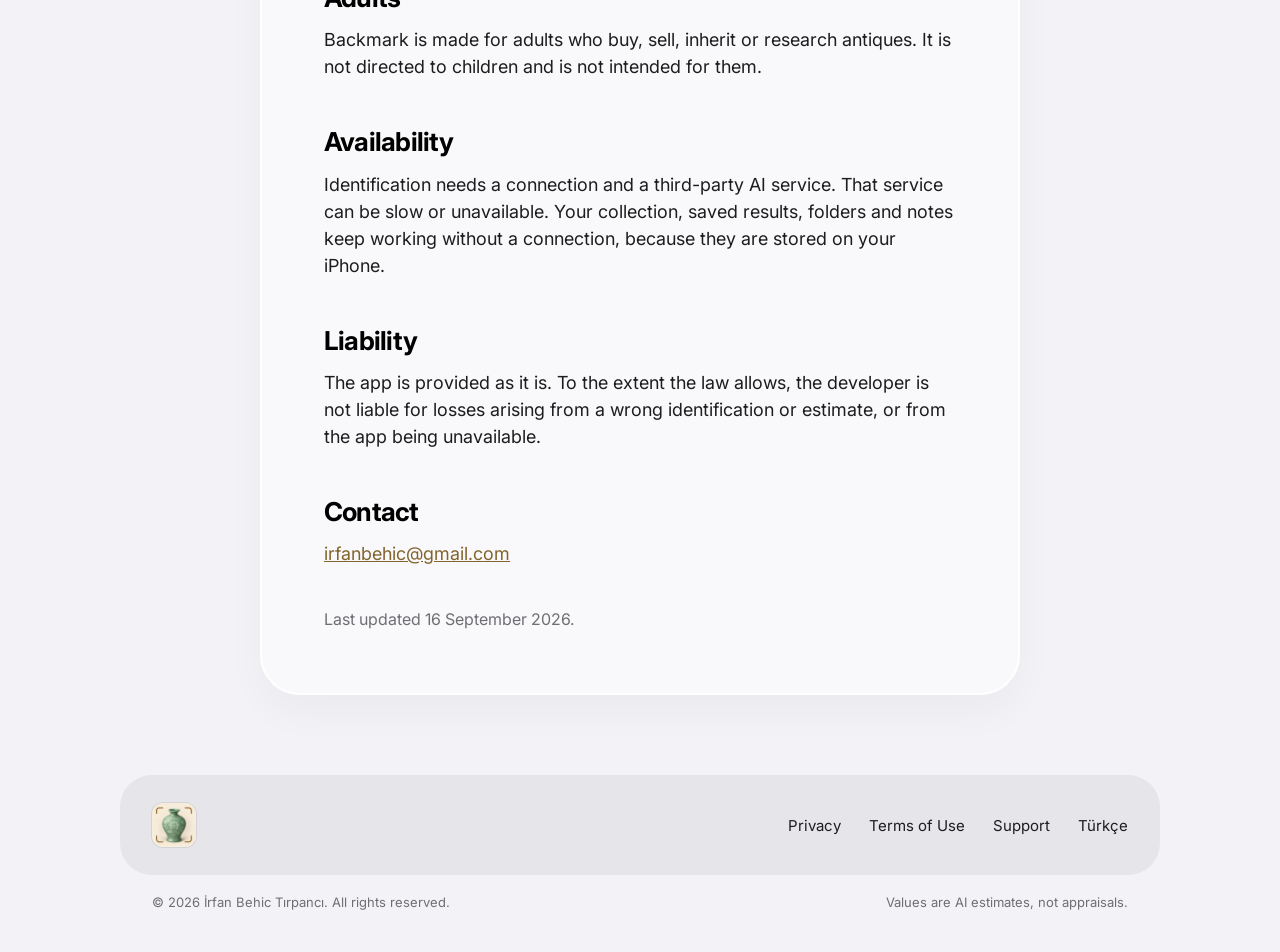
<file: terms/index.html>
<!doctype html>
<html lang="en">
<head>
<meta charset="utf-8">
<meta name="viewport" content="width=device-width, initial-scale=1">
<title>Terms of Use | Backmark</title>
<meta name="theme-color" content="#f2f2f7">
<link rel="alternate" hreflang="en" href="https://irfanbehic.github.io/backmark/terms/">
<link rel="alternate" hreflang="tr" href="https://irfanbehic.github.io/backmark/tr/terms/">
<link rel="alternate" hreflang="x-default" href="https://irfanbehic.github.io/backmark/terms/">
<link rel="icon" href="../assets/icon-180.png" type="image/png">
<link rel="apple-touch-icon" href="../assets/icon-180.png">
<link rel="preconnect" href="https://fonts.googleapis.com">
<link rel="preconnect" href="https://fonts.gstatic.com" crossorigin>
<link href="https://fonts.googleapis.com/css2?family=Inter:wght@400;500;600;700;800&display=swap" rel="stylesheet">
<link rel="stylesheet" href="../assets/style.css">
</head>
<body>

<header class="nav">
  <div class="nav__bar">
    <a class="brand" href="../"><img src="../assets/icon-180.png" alt="" width="46" height="46">Backmark</a>
    <nav class="nav__links" aria-label="Main">
      <a href="../#features">Features</a>
      <a href="../#values">Values</a>
      <a href="../support/">Contact</a>
    </nav>
    <div class="nav__end">
      <a class="lang" href="../tr/terms/" hreflang="tr" lang="tr" aria-label="Türkçe">TR</a>
      <a class="download nav__cta" href="https://apps.apple.com/app/id6812663428" target="_blank" rel="noopener" aria-label="Download Backmark on the App Store">
        <svg viewBox="0 0 384 512" aria-hidden="true"><path d="M318.7 268.7c-.2-36.7 16.4-64.4 50-84.8-18.8-26.9-47.2-41.7-84.7-44.6-35.5-2.8-74.3 20.7-88.5 20.7-15 0-49.4-19.7-76.4-19.7C63.3 141.2 4 184.8 4 273.5q0 39.3 14.4 81.2c12.8 36.7 59 126.7 107.2 125.2 25.2-.6 43-17.9 75.8-17.9 31.8 0 48.3 17.9 76.4 17.9 48.6-.7 90.4-82.5 102.6-119.3-65.2-30.7-61.7-90-61.7-91.9zm-56.6-164.2c27.3-32.4 24.8-61.9 24-72.5-24.1 1.4-52 16.4-67.9 34.9-17.5 19.8-27.8 44.3-25.6 71.9 26.1 2 49.9-11.4 69.5-34.3z"/></svg>
        Download
      </a>
    </div>
  </div>
</header>

<main class="doc">
  <article class="doc__card">
  <h1>Terms of Use</h1>
  <p class="lead">Backmark is licensed to you under Apple's Standard End User License Agreement.
  These terms add what is specific to this app.</p>

  <h2>The licence</h2>
  <p>Your use of Backmark is governed by Apple's Standard End User License Agreement, which you can
  read at
  <a href="https://www.apple.com/legal/internet-services/itunes/dev/stdeula/">apple.com/legal/internet-services/itunes/dev/stdeula</a>.</p>

  <h2>What the app does, and what it does not claim</h2>
  <p>Backmark identifies objects from photos and estimates what they may be worth. The estimates are
  produced by an AI model from a photo. They are <strong>not a professional appraisal</strong>, they
  are not an offer to buy or sell, and they can be wrong. Condition, provenance, repairs and the
  market all change what an item is worth.</p>
  <p>Before you sell, insure, buy or part with anything on the strength of a result, have the item
  seen by a qualified appraiser. You are responsible for decisions you make about your items.</p>

  <h2>Purchases</h2>
  <p>Backmark gives you three scans free. After that, identification needs a plan. There are three
  options, and the app shows the full price of each above the purchase button before you buy:</p>
  <ul>
    <li>A weekly subscription, renewing every week until cancelled.</li>
    <li>A yearly subscription, renewing every year until cancelled.</li>
    <li>A one-time lifetime purchase, which does not renew.</li>
  </ul>
  <p>There is no free trial, so nothing starts charging quietly. Subscriptions renew automatically
  unless cancelled at least 24 hours before the period ends. Manage or cancel a subscription in your
  Apple Account settings on your iPhone; the app also links to that screen in Settings. Purchases
  can be restored on the paywall and in Settings.</p>
  <p>Payment is taken by Apple. Refunds are handled by Apple, not by the developer.</p>

  <h2>Fair use</h2>
  <p>A plan is for one person's own items. Automated or bulk use, resale of the app's answers as a
  service, and attempts to work around the app's limits are not permitted.</p>

  <h2>Adults</h2>
  <p>Backmark is made for adults who buy, sell, inherit or research antiques. It is not directed to
  children and is not intended for them.</p>

  <h2>Availability</h2>
  <p>Identification needs a connection and a third-party AI service. That service can be slow or
  unavailable. Your collection, saved results, folders and notes keep working without a connection,
  because they are stored on your iPhone.</p>

  <h2>Liability</h2>
  <p>The app is provided as it is. To the extent the law allows, the developer is not liable for
  losses arising from a wrong identification or estimate, or from the app being unavailable.</p>

  <h2>Contact</h2>
  <p><a href="mailto:irfanbehic@gmail.com">irfanbehic@gmail.com</a></p>

  <p class="updated">Last updated 16 September 2026.</p>
</article>
</main>

<footer class="wrap">
  <div class="footer__bar">
    <a href="../" aria-label="Backmark home"><img src="../assets/icon-180.png" alt="" width="62" height="62"></a>
    <nav class="footer__links" aria-label="Legal">
      <a href="../privacy/">Privacy</a>
      <a href="../terms/">Terms of Use</a>
      <a href="../support/">Support</a>
      <a href="../tr/terms/" hreflang="tr" lang="tr">Türkçe</a>
    </nav>
  </div>
  <div class="footer__note">
    <span>© 2026 İrfan Behic Tırpancı. All rights reserved.</span>
    <span>Values are AI estimates, not appraisals.</span>
  </div>
</footer>

</body>
</html>
</file>
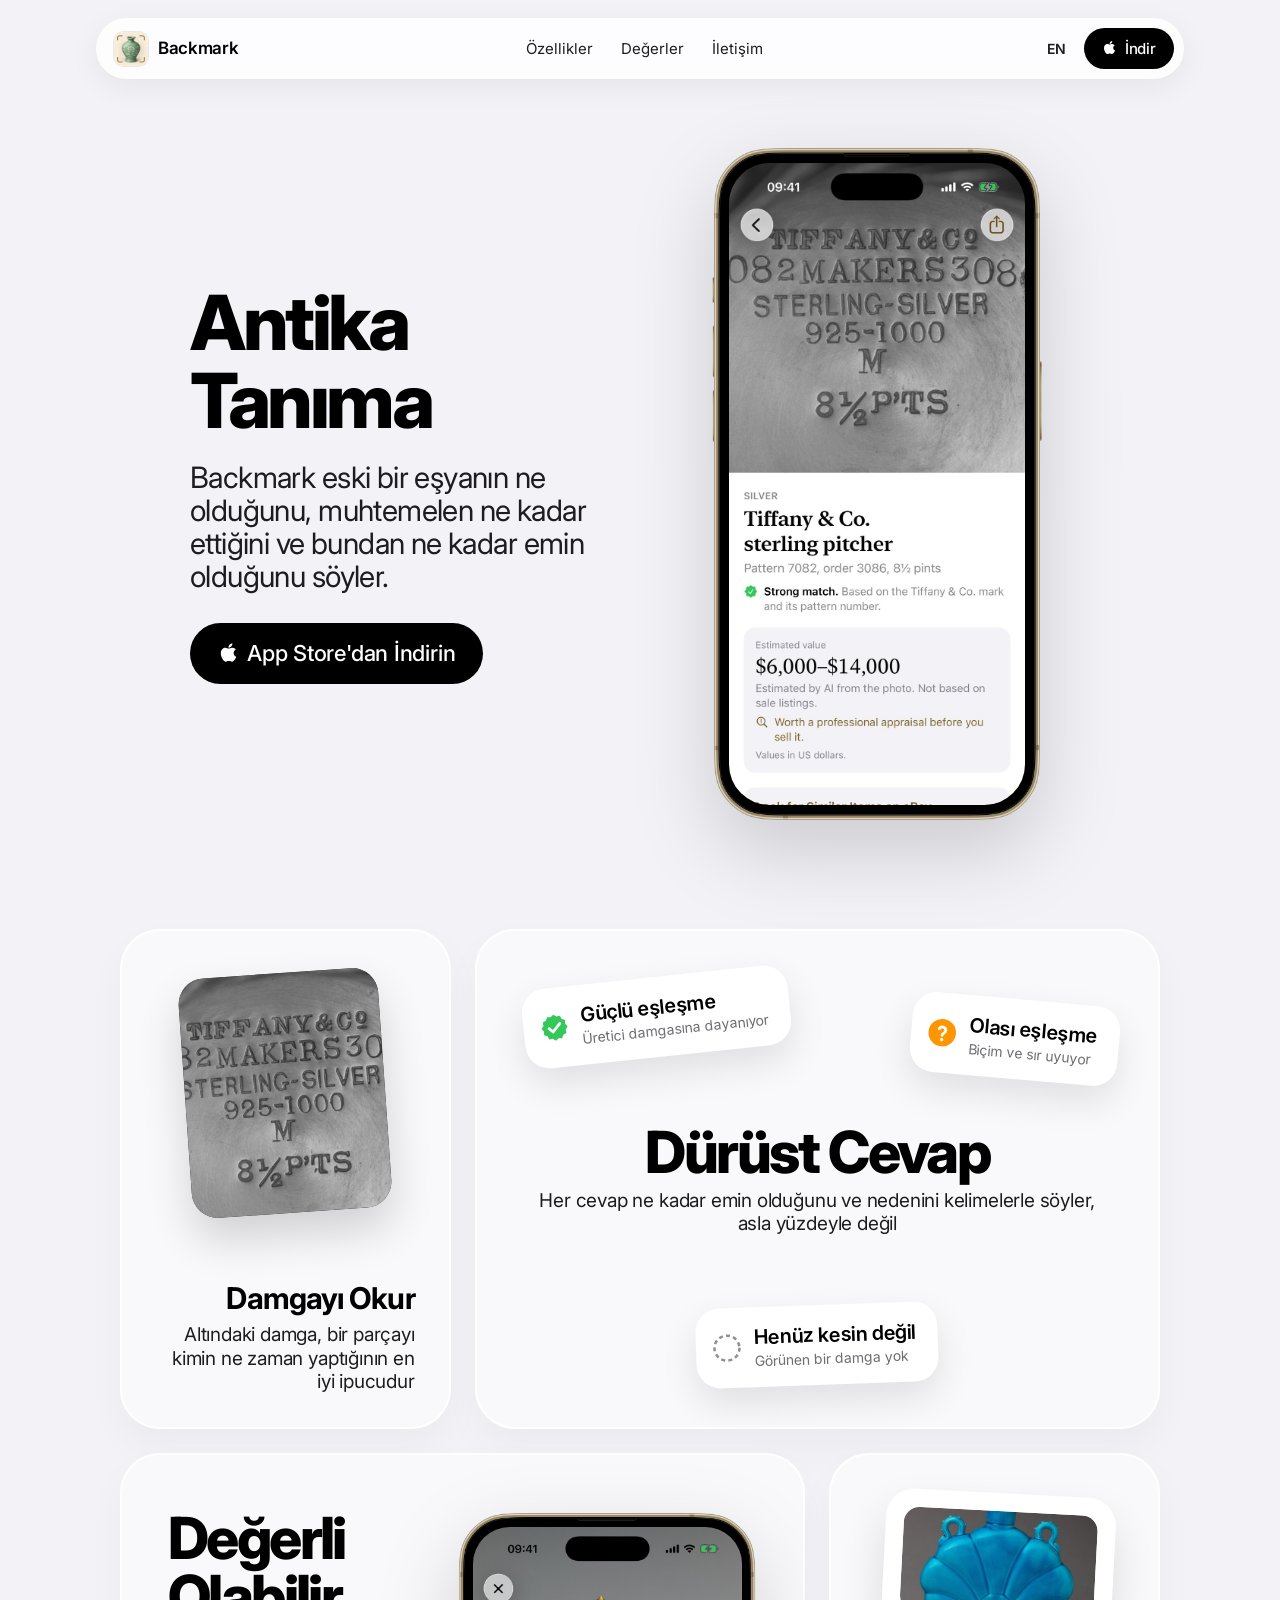
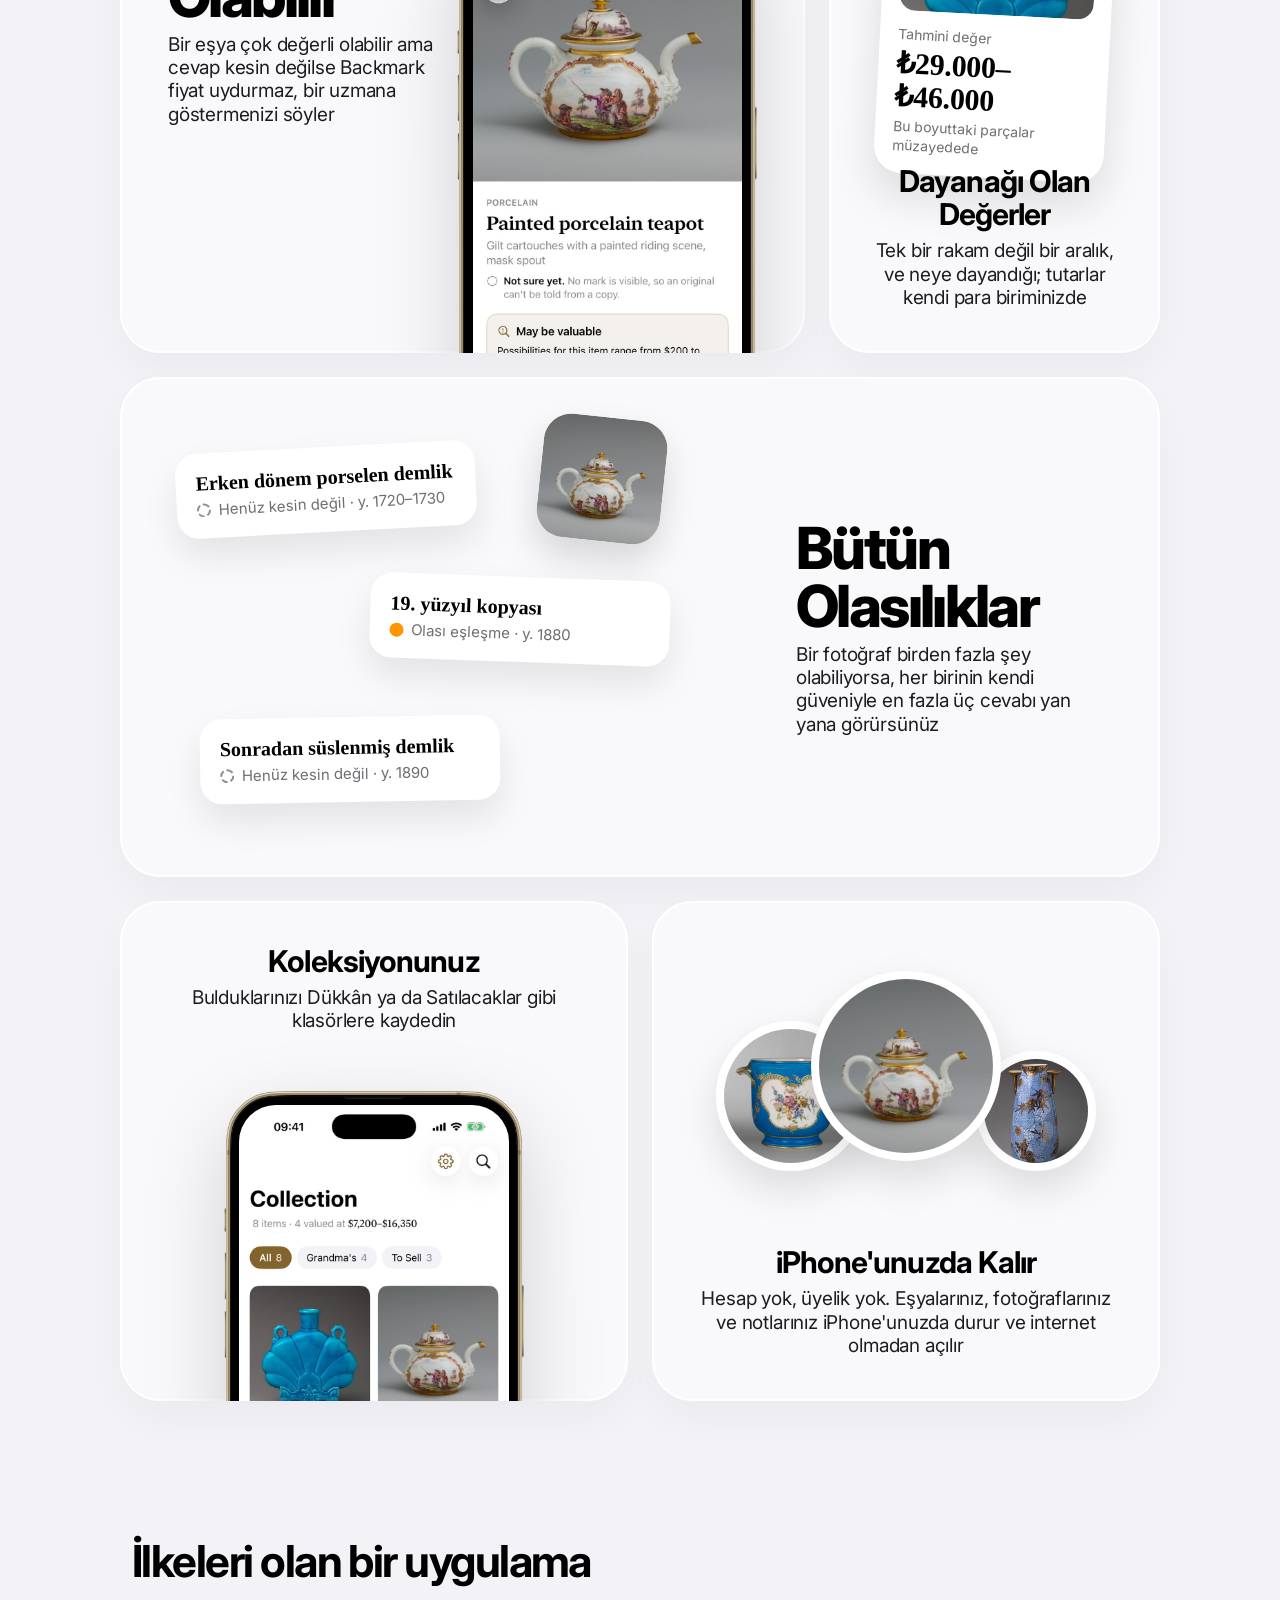
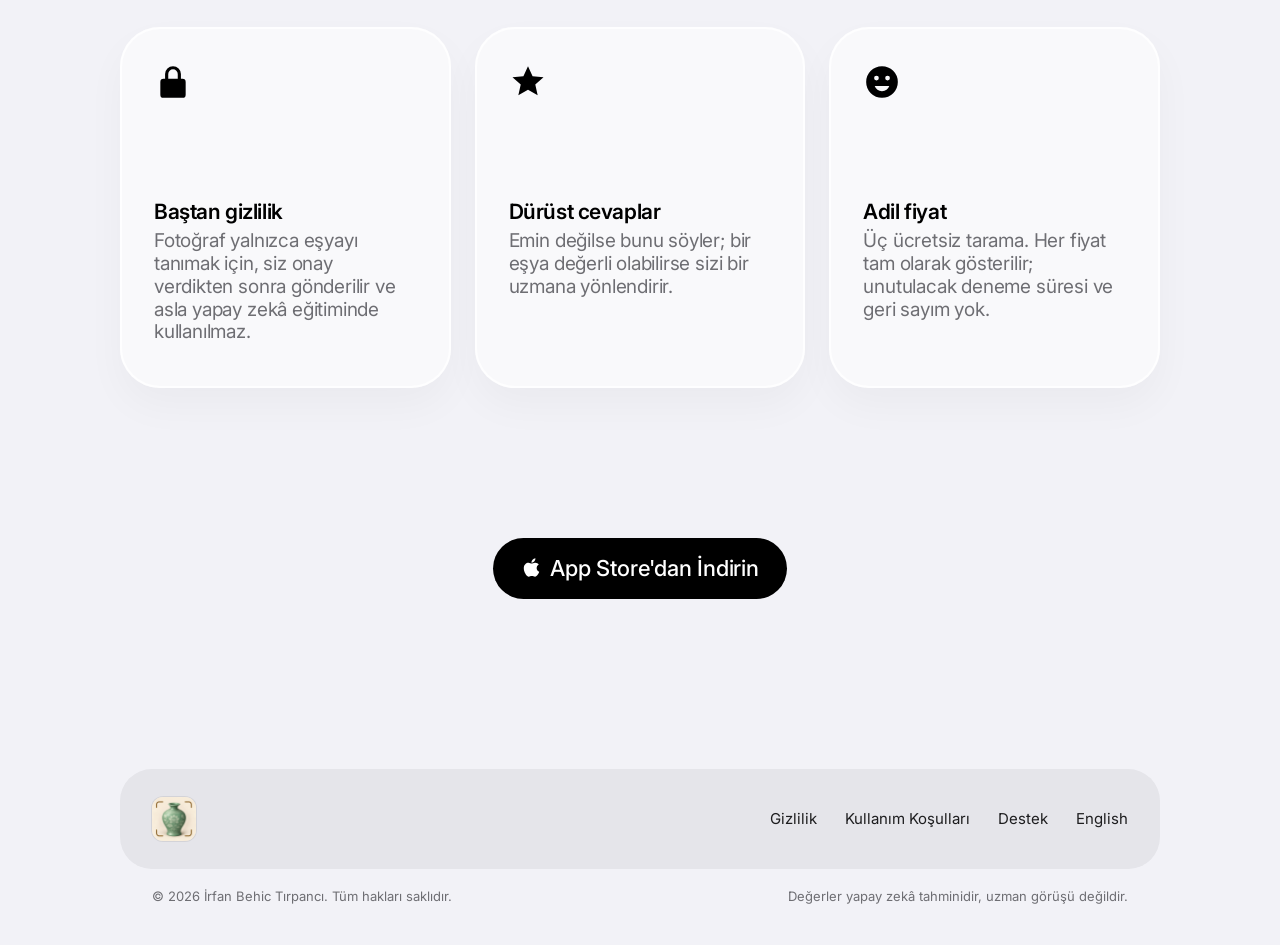
<file: tr/index.html>
<!doctype html>
<html lang="tr" class="no-js">
<head>
<meta charset="utf-8">
<meta name="viewport" content="width=device-width, initial-scale=1">
<title>Backmark: Antika Tanıma</title>
<meta name="description" content="Kameranızı eski bir eşyaya tutun; ne olduğunu, muhtemelen ne kadar ettiğini ve uygulamanın ne kadar emin olduğunu öğrenin. Hesap yok, koleksiyonunuz iPhone'unuzda kalır.">
<link rel="canonical" href="https://irfanbehic.github.io/backmark/tr/">
<meta name="theme-color" content="#f2f2f7">
<meta property="og:type" content="website">
<meta property="og:title" content="Backmark: Antika Tanıma">
<meta property="og:description" content="Ne olduğu, muhtemelen ne kadar ettiği ve cevabın ne kadar emin olduğu.">
<meta property="og:url" content="https://irfanbehic.github.io/backmark/tr/">
<meta property="og:image" content="https://irfanbehic.github.io/backmark/assets/icon-512.png">
<meta name="twitter:card" content="summary">
<link rel="alternate" hreflang="en" href="https://irfanbehic.github.io/backmark/tr/">
<link rel="alternate" hreflang="tr" href="https://irfanbehic.github.io/backmark/tr/">
<link rel="alternate" hreflang="x-default" href="https://irfanbehic.github.io/backmark/tr/">
<link rel="icon" href="../assets/icon-180.png" type="image/png">
<link rel="apple-touch-icon" href="../assets/icon-180.png">
<link rel="preconnect" href="https://fonts.googleapis.com">
<link rel="preconnect" href="https://fonts.gstatic.com" crossorigin>
<link href="https://fonts.googleapis.com/css2?family=Inter:wght@400;500;600;700;800&display=swap" rel="stylesheet">
<link rel="stylesheet" href="../assets/style.css">
<script>document.documentElement.classList.remove("no-js")</script>
</head>
<body>

<header class="nav">
  <div class="nav__bar">
    <a class="brand" href="./"><img src="../assets/icon-180.png" alt="" width="46" height="46">Backmark</a>
    <nav class="nav__links" aria-label="Ana menü">
      <a href="#features">Özellikler</a>
      <a href="#values">Değerler</a>
      <a href="support/">İletişim</a>
    </nav>
    <div class="nav__end">
      <a class="lang" href="../" hreflang="en" lang="en" aria-label="English">EN</a>
      <a class="download nav__cta" href="https://apps.apple.com/tr/app/id6812663428" target="_blank" rel="noopener" aria-label="Backmark'ı App Store'dan indirin">
        <svg viewBox="0 0 384 512" aria-hidden="true"><path d="M318.7 268.7c-.2-36.7 16.4-64.4 50-84.8-18.8-26.9-47.2-41.7-84.7-44.6-35.5-2.8-74.3 20.7-88.5 20.7-15 0-49.4-19.7-76.4-19.7C63.3 141.2 4 184.8 4 273.5q0 39.3 14.4 81.2c12.8 36.7 59 126.7 107.2 125.2 25.2-.6 43-17.9 75.8-17.9 31.8 0 48.3 17.9 76.4 17.9 48.6-.7 90.4-82.5 102.6-119.3-65.2-30.7-61.7-90-61.7-91.9zm-56.6-164.2c27.3-32.4 24.8-61.9 24-72.5-24.1 1.4-52 16.4-67.9 34.9-17.5 19.8-27.8 44.3-25.6 71.9 26.1 2 49.9-11.4 69.5-34.3z"/></svg>
        İndir
      </a>
    </div>
  </div>
</header>

<main>

  <section class="hero">
    <div class="hero__grid">
      <div class="reveal">
        <h1>Antika Tanıma</h1>
        <p>Backmark eski bir eşyanın ne olduğunu, muhtemelen ne kadar ettiğini ve bundan ne kadar emin olduğunu söyler.</p>
        <a class="download download--large" href="https://apps.apple.com/tr/app/id6812663428" target="_blank" rel="noopener" aria-label="Backmark'ı App Store'dan indirin">
          <svg viewBox="0 0 384 512" aria-hidden="true"><path d="M318.7 268.7c-.2-36.7 16.4-64.4 50-84.8-18.8-26.9-47.2-41.7-84.7-44.6-35.5-2.8-74.3 20.7-88.5 20.7-15 0-49.4-19.7-76.4-19.7C63.3 141.2 4 184.8 4 273.5q0 39.3 14.4 81.2c12.8 36.7 59 126.7 107.2 125.2 25.2-.6 43-17.9 75.8-17.9 31.8 0 48.3 17.9 76.4 17.9 48.6-.7 90.4-82.5 102.6-119.3-65.2-30.7-61.7-90-61.7-91.9zm-56.6-164.2c27.3-32.4 24.8-61.9 24-72.5-24.1 1.4-52 16.4-67.9 34.9-17.5 19.8-27.8 44.3-25.6 71.9 26.1 2 49.9-11.4 69.5-34.3z"/></svg>
          App Store'dan İndirin
        </a>
      </div>
      <div class="iphone hero__phone reveal" data-delay="120">
        <img class="bezel" src="../assets/iphone.png" alt="" width="1022" height="2082">
        <div class="iphone__screen"><img src="../assets/shot-result.jpg" alt="Gümüş bir sürahi için sonuç: üretici damgasına ve model numarasına dayanan Güçlü eşleşme, tahmini değer 6.000 ile 14.000 dolar arası."></div>
      </div>
    </div>
  </section>

  <div id="features" class="wrap">
    <div class="bento">

      <article class="tile span-4 reveal">
        <div class="float mark-card"><img src="../assets/photo-mark.jpg" alt="" loading="lazy"></div>
        <div class="tile__copy at-bottom-right">
          <h3>Damgayı Okur</h3>
          <p>Altındaki damga, bir parçayı kimin ne zaman yaptığının en iyi ipucudur</p>
        </div>
      </article>

      <article class="tile span-8 reveal" data-delay="80">
        <div class="pill pill--strong" aria-hidden="true">
          <svg viewBox="0 0 24 24"><path fill="currentColor" d="M12 1.5l2.3 1.8 2.9-.3 1.1 2.7 2.7 1.1-.3 2.9 1.8 2.3-1.8 2.3.3 2.9-2.7 1.1-1.1 2.7-2.9-.3L12 22.5l-2.3-1.8-2.9.3-1.1-2.7-2.7-1.1.3-2.9L1.5 12l1.8-2.3-.3-2.9 2.7-1.1 1.1-2.7 2.9.3z"/><path d="M7.5 12.3l3 3 6-6.3" fill="none" stroke="#fff" stroke-width="2.2" stroke-linecap="round" stroke-linejoin="round"/></svg>
          <span>Güçlü eşleşme<small>Üretici damgasına dayanıyor</small></span>
        </div>
        <div class="pill pill--possible" aria-hidden="true">
          <svg viewBox="0 0 24 24"><circle cx="12" cy="12" r="11" fill="currentColor"/><path d="M9.3 9.2a2.8 2.8 0 015.4 1c0 1.9-2.7 2.3-2.7 4" fill="none" stroke="#fff" stroke-width="2.2" stroke-linecap="round"/><circle cx="12" cy="17.6" r="1.3" fill="#fff"/></svg>
          <span>Olası eşleşme<small>Biçim ve sır uyuyor</small></span>
        </div>
        <div class="pill pill--unsure" aria-hidden="true">
          <svg viewBox="0 0 24 24"><circle cx="12" cy="12" r="10" fill="none" stroke="currentColor" stroke-width="2" stroke-dasharray="3.2 2.6"/></svg>
          <span>Henüz kesin değil<small>Görünen bir damga yok</small></span>
        </div>
        <div class="tile__copy at-center">
          <h3 class="xl">Dürüst Cevap</h3>
          <p>Her cevap ne kadar emin olduğunu ve nedenini kelimelerle söyler, asla yüzdeyle değil</p>
        </div>
      </article>

      <article class="tile tile--phone span-8 reveal">
        <div class="tile__copy at-top-left">
          <h3 class="xl">Değerli Olabilir</h3>
          <p>Bir eşya çok değerli olabilir ama cevap kesin değilse Backmark fiyat uydurmaz, bir uzmana göstermenizi söyler</p>
        </div>
        <div class="iphone phone-peek">
          <img class="bezel" src="../assets/iphone.png" alt="" loading="lazy">
          <div class="iphone__screen"><img src="../assets/shot-appraisal.jpg" alt="Henüz kesin değil diye işaretlenmiş boyalı porselen bir demlik ve değerli olabileceğini, bir uzmana gösterilmesi gerektiğini söyleyen bir kart." loading="lazy"></div>
        </div>
      </article>

      <article class="tile span-4 reveal" data-delay="80">
        <div class="price-card" aria-hidden="true">
          <img src="../assets/photo-flask.jpg" alt="">
          <span>Tahmini değer</span>
          <strong>₺29.000–₺46.000</strong>
          <span>Bu boyuttaki parçalar müzayedede</span>
        </div>
        <div class="tile__copy at-bottom-center">
          <h3>Dayanağı Olan Değerler</h3>
          <p>Tek bir rakam değil bir aralık, ve neye dayandığı; tutarlar kendi para biriminizde</p>
        </div>
      </article>

      <article class="tile tile--cands span-12 reveal">
        <img class="cand-photo" src="../assets/photo-teapot.jpg" alt="" loading="lazy">
        <div class="cand cand--a" aria-hidden="true"><strong>Erken dönem porselen demlik</strong><span><i class="dot-unsure"></i>Henüz kesin değil · y. 1720–1730</span></div>
        <div class="cand cand--b" aria-hidden="true"><strong>19. yüzyıl kopyası</strong><span><i class="dot-possible"></i>Olası eşleşme · y. 1880</span></div>
        <div class="cand cand--c" aria-hidden="true"><strong>Sonradan süslenmiş demlik</strong><span><i class="dot-unsure"></i>Henüz kesin değil · y. 1890</span></div>
        <div class="tile__copy at-right">
          <h3 class="xl">Bütün Olasılıklar</h3>
          <p>Bir fotoğraf birden fazla şey olabiliyorsa, her birinin kendi güveniyle en fazla üç cevabı yan yana görürsünüz</p>
        </div>
      </article>

      <article class="tile tile--phone span-6 reveal">
        <div class="tile__copy at-top-center">
          <h3>Koleksiyonunuz</h3>
          <p>Bulduklarınızı Dükkân ya da Satılacaklar gibi klasörlere kaydedin</p>
        </div>
        <div class="iphone phone-peek phone-peek--center">
          <img class="bezel" src="../assets/iphone.png" alt="" loading="lazy">
          <div class="iphone__screen"><img src="../assets/shot-collection.jpg" alt="Sekiz eşya ve iki klasör bulunan koleksiyon ekranı." loading="lazy"></div>
        </div>
      </article>

      <article class="tile span-6 reveal" data-delay="80">
        <div class="circles" aria-hidden="true">
          <div class="circle circle--1"><img src="../assets/photo-bottle-cooler.jpg" alt=""></div>
          <div class="circle circle--2"><img src="../assets/photo-teapot.jpg" alt=""></div>
          <div class="circle circle--3"><img src="../assets/photo-worcester-vase.jpg" alt=""></div>
        </div>
        <div class="tile__copy at-bottom-center">
          <h3>iPhone'unuzda Kalır</h3>
          <p>Hesap yok, üyelik yok. Eşyalarınız, fotoğraflarınız ve notlarınız iPhone'unuzda durur ve internet olmadan açılır</p>
        </div>
      </article>

    </div>
  </div>

  <section id="values" class="wrap">
    <h2 class="values-title reveal">İlkeleri olan bir uygulama</h2>
    <div class="values">
      <article class="value reveal">
        <svg viewBox="0 0 24 24" aria-hidden="true"><path d="M12 2a5 5 0 00-5 5v3H6a2 2 0 00-2 2v8a2 2 0 002 2h12a2 2 0 002-2v-8a2 2 0 00-2-2h-1V7a5 5 0 00-5-5zm-3 8V7a3 3 0 016 0v3z"/></svg>
        <h3>Baştan gizlilik</h3>
        <p>Fotoğraf yalnızca eşyayı tanımak için, siz onay verdikten sonra gönderilir ve asla yapay zekâ eğitiminde kullanılmaz.</p>
      </article>
      <article class="value reveal" data-delay="80">
        <svg viewBox="0 0 24 24" aria-hidden="true"><path d="M12 2l2.9 6.3 6.9.7-5.2 4.6 1.5 6.8L12 16.9l-6.1 3.5 1.5-6.8L2.2 9l6.9-.7z"/></svg>
        <h3>Dürüst cevaplar</h3>
        <p>Emin değilse bunu söyler; bir eşya değerli olabilirse sizi bir uzmana yönlendirir.</p>
      </article>
      <article class="value reveal" data-delay="160">
        <svg viewBox="0 0 24 24" aria-hidden="true"><path d="M12 2a10 10 0 100 20 10 10 0 000-20zm-4.6 12.6h9.2a4.9 4.9 0 01-9.2 0zM8.5 8a1.5 1.5 0 110 3 1.5 1.5 0 010-3zm7 0a1.5 1.5 0 110 3 1.5 1.5 0 010-3z"/></svg>
        <h3>Adil fiyat</h3>
        <p>Üç ücretsiz tarama. Her fiyat tam olarak gösterilir; unutulacak deneme süresi ve geri sayım yok.</p>
      </article>
    </div>
  </section>

  <section class="closing">
    <a class="download download--large" href="https://apps.apple.com/tr/app/id6812663428" target="_blank" rel="noopener" aria-label="Backmark'ı App Store'dan indirin">
      <svg viewBox="0 0 384 512" aria-hidden="true"><path d="M318.7 268.7c-.2-36.7 16.4-64.4 50-84.8-18.8-26.9-47.2-41.7-84.7-44.6-35.5-2.8-74.3 20.7-88.5 20.7-15 0-49.4-19.7-76.4-19.7C63.3 141.2 4 184.8 4 273.5q0 39.3 14.4 81.2c12.8 36.7 59 126.7 107.2 125.2 25.2-.6 43-17.9 75.8-17.9 31.8 0 48.3 17.9 76.4 17.9 48.6-.7 90.4-82.5 102.6-119.3-65.2-30.7-61.7-90-61.7-91.9zm-56.6-164.2c27.3-32.4 24.8-61.9 24-72.5-24.1 1.4-52 16.4-67.9 34.9-17.5 19.8-27.8 44.3-25.6 71.9 26.1 2 49.9-11.4 69.5-34.3z"/></svg>
      App Store'dan İndirin
    </a>
  </section>

</main>

<footer class="wrap">
  <div class="footer__bar">
    <a href="./" aria-label="Backmark ana sayfa"><img src="../assets/icon-180.png" alt="" width="62" height="62"></a>
    <nav class="footer__links" aria-label="Yasal">
      <a href="privacy/">Gizlilik</a>
      <a href="terms/">Kullanım Koşulları</a>
      <a href="support/">Destek</a>
      <a href="../" hreflang="en" lang="en">English</a>
    </nav>
  </div>
  <div class="footer__note">
    <span>© 2026 İrfan Behic Tırpancı. Tüm hakları saklıdır.</span>
    <span>Değerler yapay zekâ tahminidir, uzman görüşü değildir.</span>
  </div>
</footer>

<script src="../assets/site.js"></script>
</body>
</html>
</file>
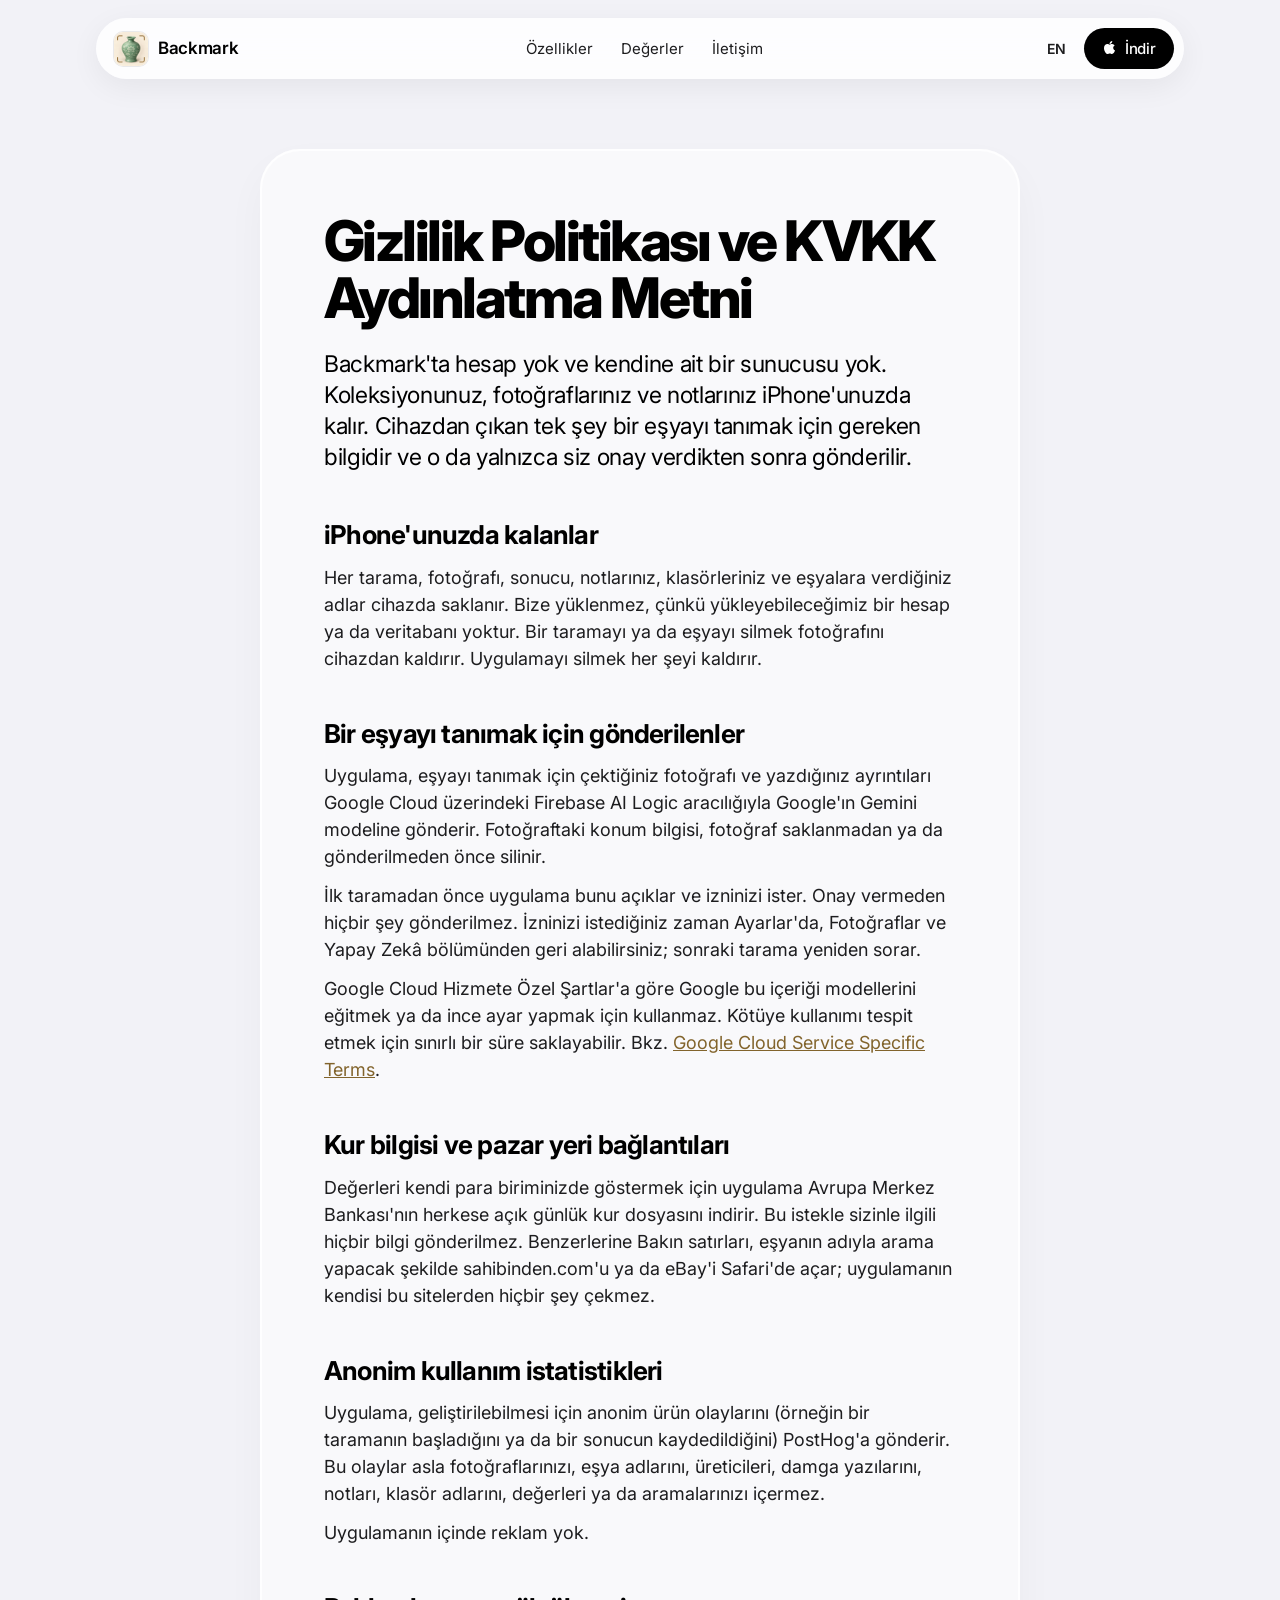
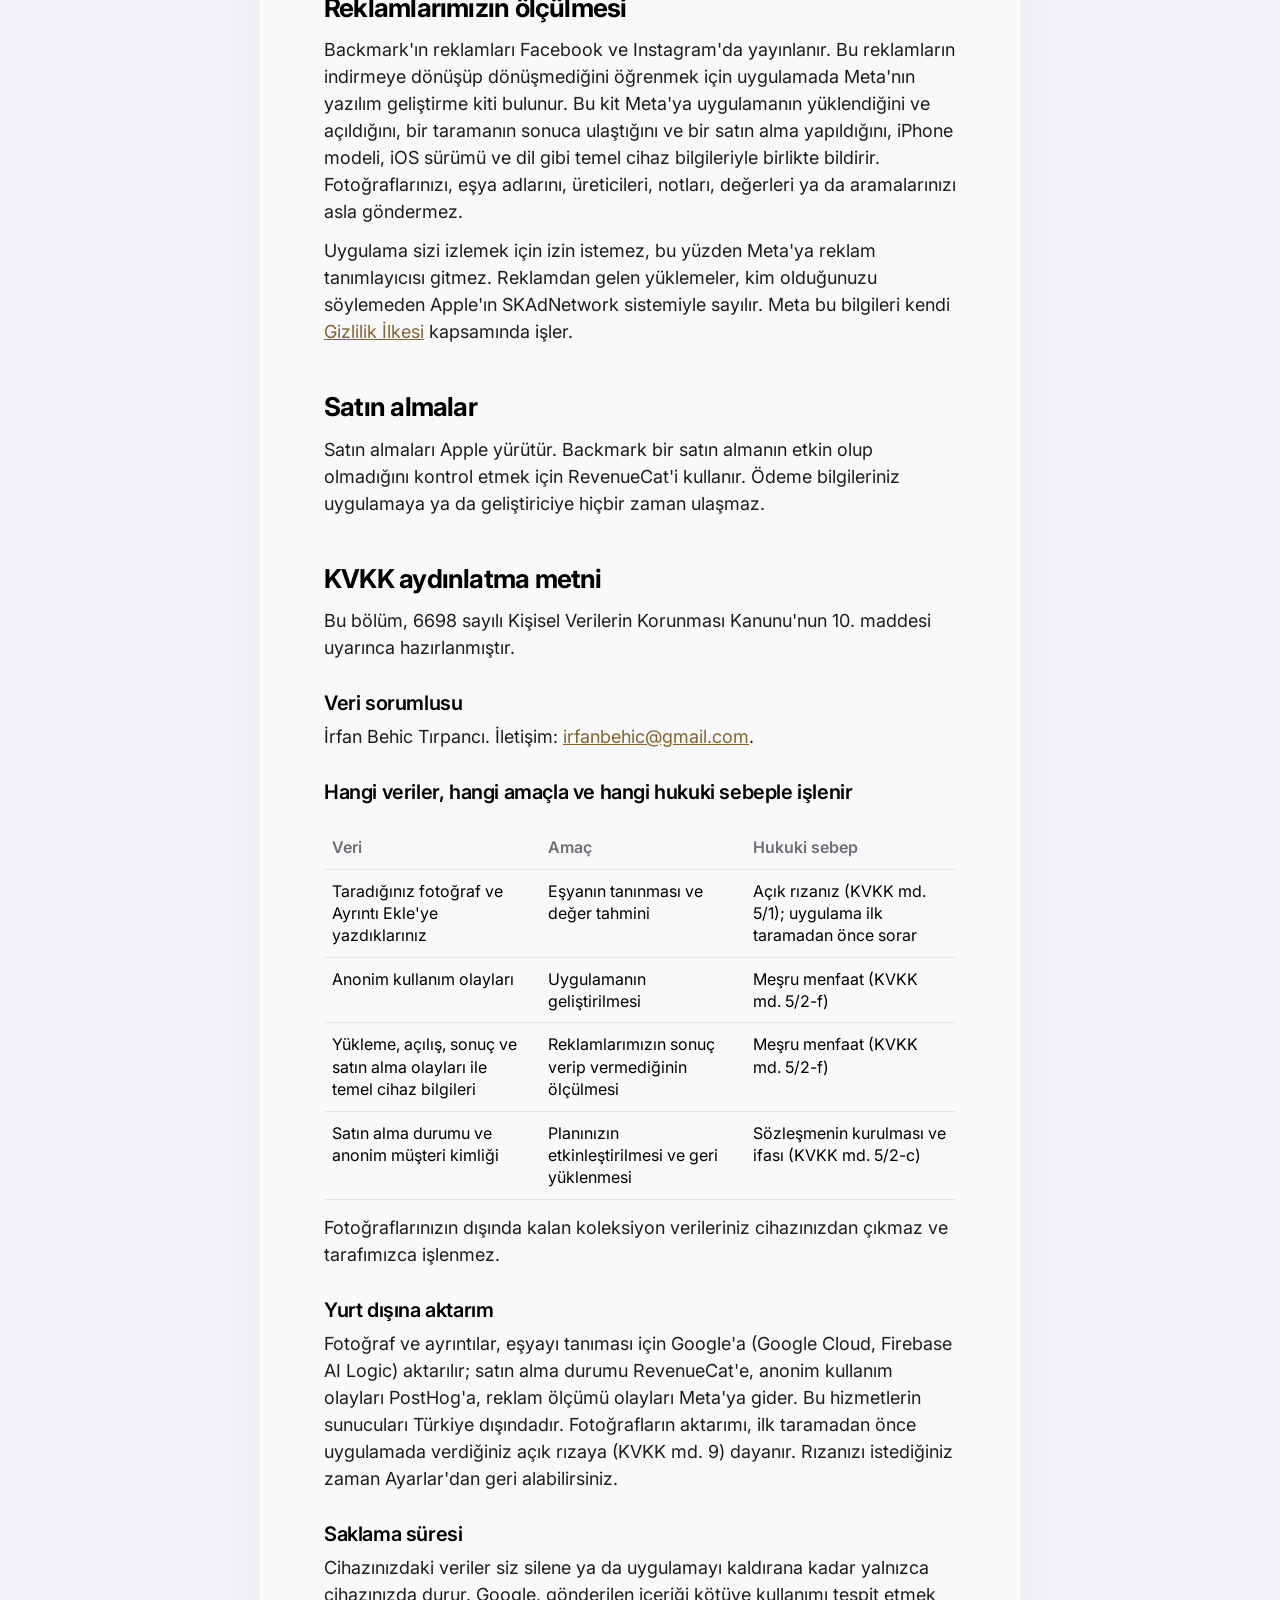
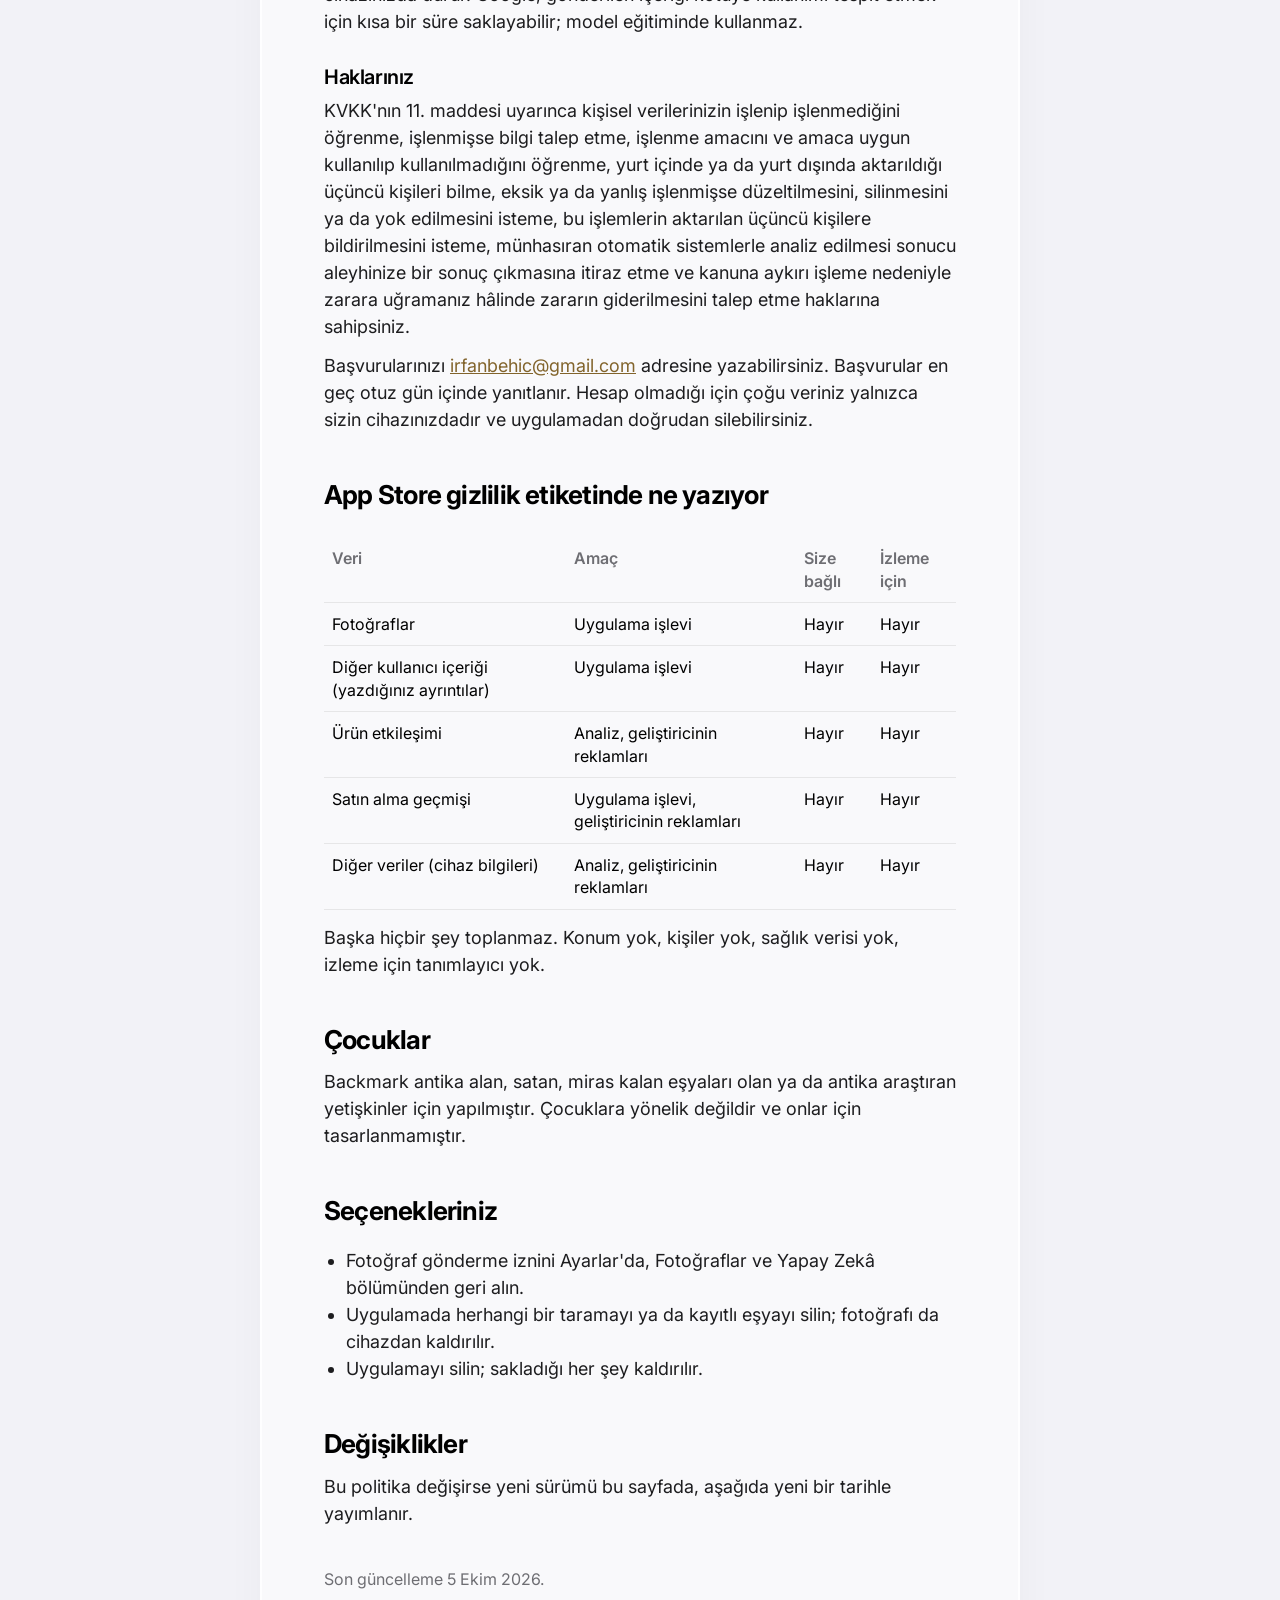
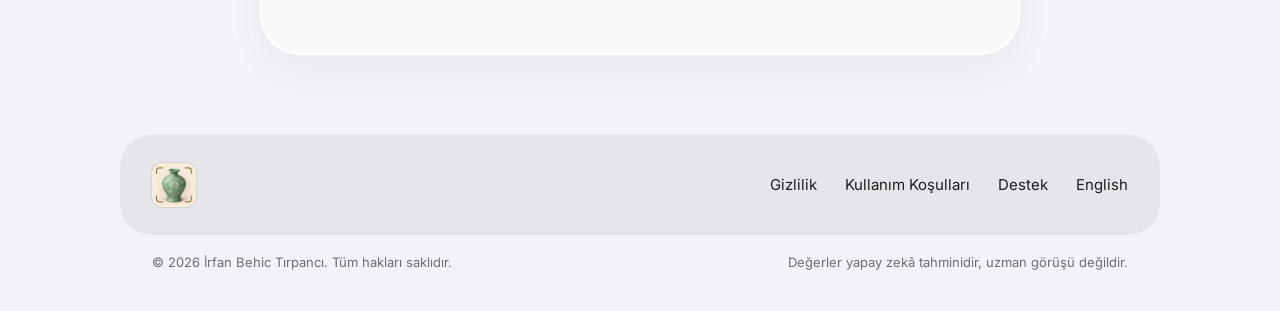
<file: tr/privacy/index.html>
<!doctype html>
<html lang="tr">
<head>
<meta charset="utf-8">
<meta name="viewport" content="width=device-width, initial-scale=1">
<title>Gizlilik Politikası | Backmark</title>
<meta name="theme-color" content="#f2f2f7">
<link rel="alternate" hreflang="en" href="https://irfanbehic.github.io/backmark/privacy/">
<link rel="alternate" hreflang="tr" href="https://irfanbehic.github.io/backmark/tr/privacy/">
<link rel="alternate" hreflang="x-default" href="https://irfanbehic.github.io/backmark/privacy/">
<link rel="icon" href="../../assets/icon-180.png" type="image/png">
<link rel="apple-touch-icon" href="../../assets/icon-180.png">
<link rel="preconnect" href="https://fonts.googleapis.com">
<link rel="preconnect" href="https://fonts.gstatic.com" crossorigin>
<link href="https://fonts.googleapis.com/css2?family=Inter:wght@400;500;600;700;800&display=swap" rel="stylesheet">
<link rel="stylesheet" href="../../assets/style.css">
</head>
<body>

<header class="nav">
  <div class="nav__bar">
    <a class="brand" href="../"><img src="../../assets/icon-180.png" alt="" width="46" height="46">Backmark</a>
    <nav class="nav__links" aria-label="Ana menü">
      <a href="../#features">Özellikler</a>
      <a href="../#values">Değerler</a>
      <a href="../support/">İletişim</a>
    </nav>
    <div class="nav__end">
      <a class="lang" href="../../privacy/" hreflang="en" lang="en" aria-label="English">EN</a>
      <a class="download nav__cta" href="https://apps.apple.com/tr/app/id6812663428" target="_blank" rel="noopener" aria-label="Backmark'ı App Store'dan indirin">
        <svg viewBox="0 0 384 512" aria-hidden="true"><path d="M318.7 268.7c-.2-36.7 16.4-64.4 50-84.8-18.8-26.9-47.2-41.7-84.7-44.6-35.5-2.8-74.3 20.7-88.5 20.7-15 0-49.4-19.7-76.4-19.7C63.3 141.2 4 184.8 4 273.5q0 39.3 14.4 81.2c12.8 36.7 59 126.7 107.2 125.2 25.2-.6 43-17.9 75.8-17.9 31.8 0 48.3 17.9 76.4 17.9 48.6-.7 90.4-82.5 102.6-119.3-65.2-30.7-61.7-90-61.7-91.9zm-56.6-164.2c27.3-32.4 24.8-61.9 24-72.5-24.1 1.4-52 16.4-67.9 34.9-17.5 19.8-27.8 44.3-25.6 71.9 26.1 2 49.9-11.4 69.5-34.3z"/></svg>
        İndir
      </a>
    </div>
  </div>
</header>

<main class="doc">
  <article class="doc__card">
  <h1>Gizlilik Politikası ve KVKK Aydınlatma Metni</h1>
  <p class="lead">Backmark'ta hesap yok ve kendine ait bir sunucusu yok. Koleksiyonunuz, fotoğraflarınız
  ve notlarınız iPhone'unuzda kalır. Cihazdan çıkan tek şey bir eşyayı tanımak için gereken bilgidir ve
  o da yalnızca siz onay verdikten sonra gönderilir.</p>

  <h2>iPhone'unuzda kalanlar</h2>
  <p>Her tarama, fotoğrafı, sonucu, notlarınız, klasörleriniz ve eşyalara verdiğiniz adlar cihazda
  saklanır. Bize yüklenmez, çünkü yükleyebileceğimiz bir hesap ya da veritabanı yoktur. Bir taramayı ya da
  eşyayı silmek fotoğrafını cihazdan kaldırır. Uygulamayı silmek her şeyi kaldırır.</p>

  <h2>Bir eşyayı tanımak için gönderilenler</h2>
  <p>Uygulama, eşyayı tanımak için çektiğiniz fotoğrafı ve yazdığınız ayrıntıları Google Cloud üzerindeki
  Firebase AI Logic aracılığıyla Google'ın Gemini modeline gönderir. Fotoğraftaki konum bilgisi, fotoğraf
  saklanmadan ya da gönderilmeden önce silinir.</p>
  <p>İlk taramadan önce uygulama bunu açıklar ve izninizi ister. Onay vermeden hiçbir şey gönderilmez.
  İzninizi istediğiniz zaman Ayarlar'da, Fotoğraflar ve Yapay Zekâ bölümünden geri alabilirsiniz; sonraki
  tarama yeniden sorar.</p>
  <p>Google Cloud Hizmete Özel Şartlar'a göre Google bu içeriği modellerini eğitmek ya da ince ayar yapmak
  için kullanmaz. Kötüye kullanımı tespit etmek için sınırlı bir süre saklayabilir. Bkz.
  <a href="https://cloud.google.com/terms/service-terms">Google Cloud Service Specific Terms</a>.</p>

  <h2>Kur bilgisi ve pazar yeri bağlantıları</h2>
  <p>Değerleri kendi para biriminizde göstermek için uygulama Avrupa Merkez Bankası'nın herkese açık günlük
  kur dosyasını indirir. Bu istekle sizinle ilgili hiçbir bilgi gönderilmez. Benzerlerine Bakın satırları,
  eşyanın adıyla arama yapacak şekilde sahibinden.com'u ya da eBay'i Safari'de açar; uygulamanın kendisi bu
  sitelerden hiçbir şey çekmez.</p>

  <h2>Anonim kullanım istatistikleri</h2>
  <p>Uygulama, geliştirilebilmesi için anonim ürün olaylarını (örneğin bir taramanın başladığını ya da bir
  sonucun kaydedildiğini) PostHog'a gönderir. Bu olaylar asla fotoğraflarınızı, eşya adlarını, üreticileri,
  damga yazılarını, notları, klasör adlarını, değerleri ya da aramalarınızı içermez.</p>
  <p>Uygulamanın içinde reklam yok.</p>

  <h2>Reklamlarımızın ölçülmesi</h2>
  <p>Backmark'ın reklamları Facebook ve Instagram'da yayınlanır. Bu reklamların indirmeye dönüşüp
  dönüşmediğini öğrenmek için uygulamada Meta'nın yazılım geliştirme kiti bulunur. Bu kit Meta'ya
  uygulamanın yüklendiğini ve açıldığını, bir taramanın sonuca ulaştığını ve bir satın alma yapıldığını,
  iPhone modeli, iOS sürümü ve dil gibi temel cihaz bilgileriyle birlikte bildirir. Fotoğraflarınızı, eşya
  adlarını, üreticileri, notları, değerleri ya da aramalarınızı asla göndermez.</p>
  <p>Uygulama sizi izlemek için izin istemez, bu yüzden Meta'ya reklam tanımlayıcısı gitmez. Reklamdan
  gelen yüklemeler, kim olduğunuzu söylemeden Apple'ın SKAdNetwork sistemiyle sayılır. Meta bu bilgileri
  kendi <a href="https://www.facebook.com/privacy/policy/">Gizlilik İlkesi</a> kapsamında işler.</p>

  <h2>Satın almalar</h2>
  <p>Satın almaları Apple yürütür. Backmark bir satın almanın etkin olup olmadığını kontrol etmek için
  RevenueCat'i kullanır. Ödeme bilgileriniz uygulamaya ya da geliştiriciye hiçbir zaman ulaşmaz.</p>

  <h2>KVKK aydınlatma metni</h2>
  <p>Bu bölüm, 6698 sayılı Kişisel Verilerin Korunması Kanunu'nun 10. maddesi uyarınca hazırlanmıştır.</p>

  <h3>Veri sorumlusu</h3>
  <p>İrfan Behic Tırpancı. İletişim: <a href="mailto:irfanbehic@gmail.com">irfanbehic@gmail.com</a>.</p>

  <h3>Hangi veriler, hangi amaçla ve hangi hukuki sebeple işlenir</h3>
  <div class="table-wrap"><table>
    <tr><th>Veri</th><th>Amaç</th><th>Hukuki sebep</th></tr>
    <tr><td>Taradığınız fotoğraf ve Ayrıntı Ekle'ye yazdıklarınız</td><td>Eşyanın tanınması ve değer tahmini</td><td>Açık rızanız (KVKK md. 5/1); uygulama ilk taramadan önce sorar</td></tr>
    <tr><td>Anonim kullanım olayları</td><td>Uygulamanın geliştirilmesi</td><td>Meşru menfaat (KVKK md. 5/2-f)</td></tr>
    <tr><td>Yükleme, açılış, sonuç ve satın alma olayları ile temel cihaz bilgileri</td><td>Reklamlarımızın sonuç verip vermediğinin ölçülmesi</td><td>Meşru menfaat (KVKK md. 5/2-f)</td></tr>
    <tr><td>Satın alma durumu ve anonim müşteri kimliği</td><td>Planınızın etkinleştirilmesi ve geri yüklenmesi</td><td>Sözleşmenin kurulması ve ifası (KVKK md. 5/2-c)</td></tr>
  </table></div>
  <p>Fotoğraflarınızın dışında kalan koleksiyon verileriniz cihazınızdan çıkmaz ve tarafımızca
  işlenmez.</p>

  <h3>Yurt dışına aktarım</h3>
  <p>Fotoğraf ve ayrıntılar, eşyayı tanıması için Google'a (Google Cloud, Firebase AI Logic) aktarılır;
  satın alma durumu RevenueCat'e, anonim kullanım olayları PostHog'a, reklam ölçümü olayları Meta'ya gider. Bu hizmetlerin sunucuları
  Türkiye dışındadır. Fotoğrafların aktarımı, ilk taramadan önce uygulamada verdiğiniz açık rızaya
  (KVKK md. 9) dayanır. Rızanızı istediğiniz zaman Ayarlar'dan geri alabilirsiniz.</p>

  <h3>Saklama süresi</h3>
  <p>Cihazınızdaki veriler siz silene ya da uygulamayı kaldırana kadar yalnızca cihazınızda durur.
  Google, gönderilen içeriği kötüye kullanımı tespit etmek için kısa bir süre saklayabilir; model
  eğitiminde kullanmaz.</p>

  <h3>Haklarınız</h3>
  <p>KVKK'nın 11. maddesi uyarınca kişisel verilerinizin işlenip işlenmediğini öğrenme, işlenmişse bilgi
  talep etme, işlenme amacını ve amaca uygun kullanılıp kullanılmadığını öğrenme, yurt içinde ya da yurt
  dışında aktarıldığı üçüncü kişileri bilme, eksik ya da yanlış işlenmişse düzeltilmesini, silinmesini ya
  da yok edilmesini isteme, bu işlemlerin aktarılan üçüncü kişilere bildirilmesini isteme, münhasıran
  otomatik sistemlerle analiz edilmesi sonucu aleyhinize bir sonuç çıkmasına itiraz etme ve kanuna aykırı
  işleme nedeniyle zarara uğramanız hâlinde zararın giderilmesini talep etme haklarına sahipsiniz.</p>
  <p>Başvurularınızı <a href="mailto:irfanbehic@gmail.com">irfanbehic@gmail.com</a> adresine
  yazabilirsiniz. Başvurular en geç otuz gün içinde yanıtlanır. Hesap olmadığı için çoğu veriniz yalnızca
  sizin cihazınızdadır ve uygulamadan doğrudan silebilirsiniz.</p>

  <h2>App Store gizlilik etiketinde ne yazıyor</h2>
  <div class="table-wrap"><table>
    <tr><th>Veri</th><th>Amaç</th><th>Size bağlı</th><th>İzleme için</th></tr>
    <tr><td>Fotoğraflar</td><td>Uygulama işlevi</td><td>Hayır</td><td>Hayır</td></tr>
    <tr><td>Diğer kullanıcı içeriği (yazdığınız ayrıntılar)</td><td>Uygulama işlevi</td><td>Hayır</td><td>Hayır</td></tr>
    <tr><td>Ürün etkileşimi</td><td>Analiz, geliştiricinin reklamları</td><td>Hayır</td><td>Hayır</td></tr>
    <tr><td>Satın alma geçmişi</td><td>Uygulama işlevi, geliştiricinin reklamları</td><td>Hayır</td><td>Hayır</td></tr>
    <tr><td>Diğer veriler (cihaz bilgileri)</td><td>Analiz, geliştiricinin reklamları</td><td>Hayır</td><td>Hayır</td></tr>
  </table></div>
  <p>Başka hiçbir şey toplanmaz. Konum yok, kişiler yok, sağlık verisi yok, izleme için tanımlayıcı yok.</p>

  <h2>Çocuklar</h2>
  <p>Backmark antika alan, satan, miras kalan eşyaları olan ya da antika araştıran yetişkinler için
  yapılmıştır. Çocuklara yönelik değildir ve onlar için tasarlanmamıştır.</p>

  <h2>Seçenekleriniz</h2>
  <ul>
    <li>Fotoğraf gönderme iznini Ayarlar'da, Fotoğraflar ve Yapay Zekâ bölümünden geri alın.</li>
    <li>Uygulamada herhangi bir taramayı ya da kayıtlı eşyayı silin; fotoğrafı da cihazdan kaldırılır.</li>
    <li>Uygulamayı silin; sakladığı her şey kaldırılır.</li>
  </ul>

  <h2>Değişiklikler</h2>
  <p>Bu politika değişirse yeni sürümü bu sayfada, aşağıda yeni bir tarihle yayımlanır.</p>

  <p class="updated">Son güncelleme 5 Ekim 2026.</p>
</article>
</main>

<footer class="wrap">
  <div class="footer__bar">
    <a href="../" aria-label="Backmark ana sayfa"><img src="../../assets/icon-180.png" alt="" width="62" height="62"></a>
    <nav class="footer__links" aria-label="Yasal">
      <a href="../privacy/">Gizlilik</a>
      <a href="../terms/">Kullanım Koşulları</a>
      <a href="../support/">Destek</a>
      <a href="../../privacy/" hreflang="en" lang="en">English</a>
    </nav>
  </div>
  <div class="footer__note">
    <span>© 2026 İrfan Behic Tırpancı. Tüm hakları saklıdır.</span>
    <span>Değerler yapay zekâ tahminidir, uzman görüşü değildir.</span>
  </div>
</footer>

</body>
</html>
</file>
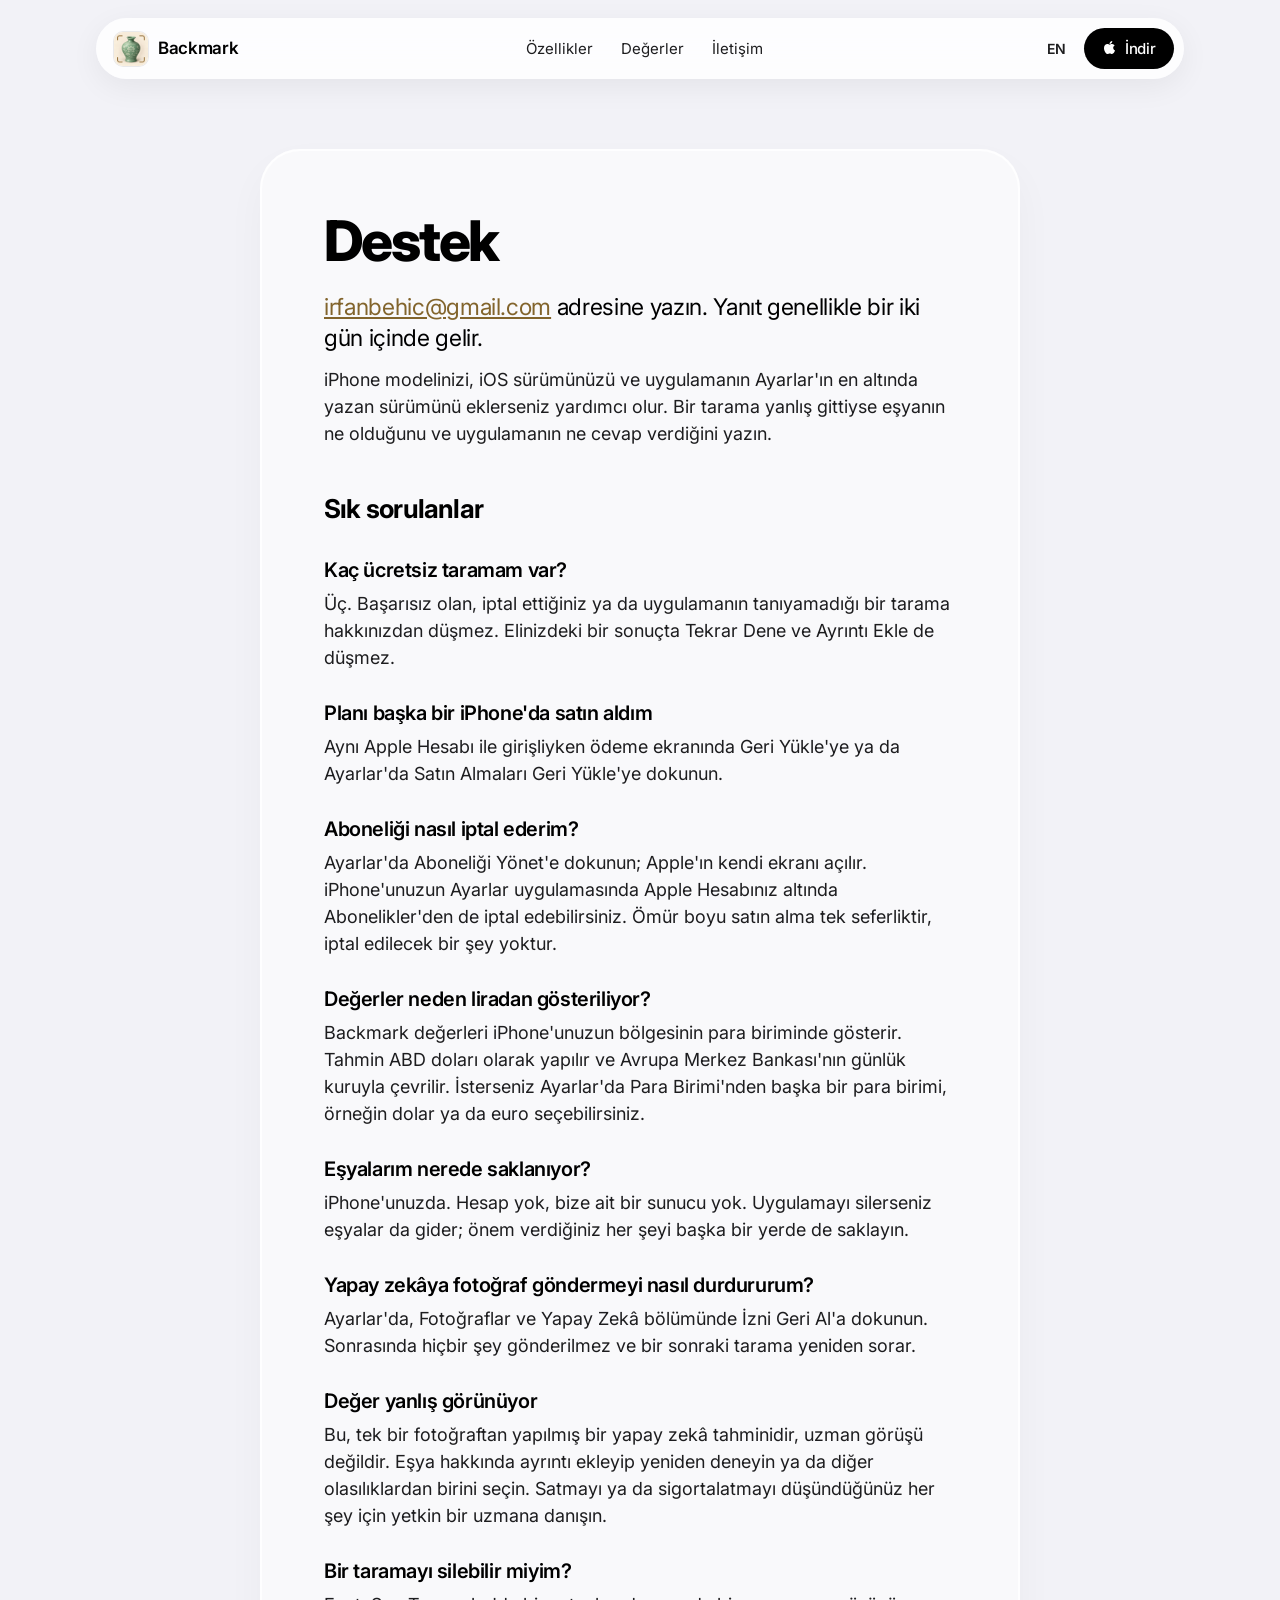
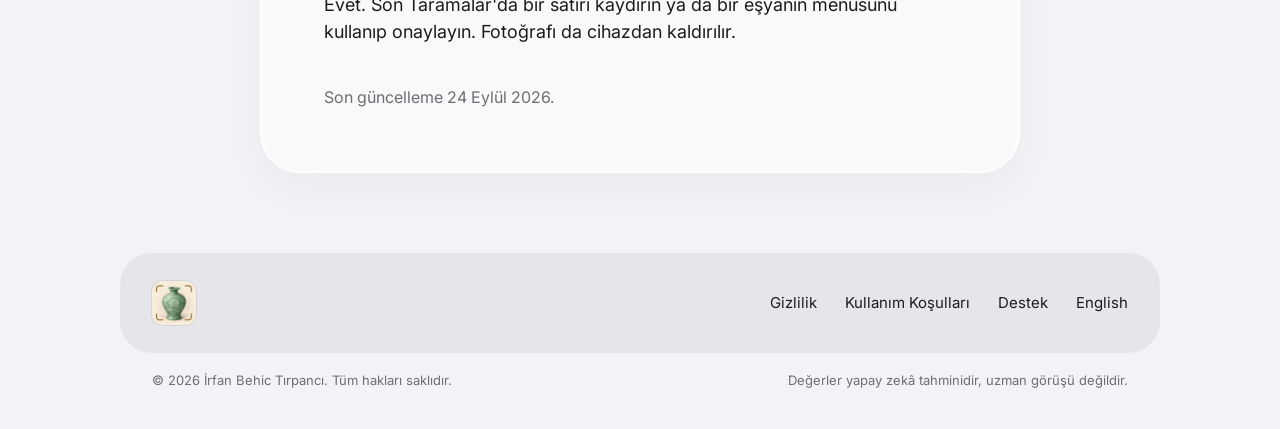
<file: tr/support/index.html>
<!doctype html>
<html lang="tr">
<head>
<meta charset="utf-8">
<meta name="viewport" content="width=device-width, initial-scale=1">
<title>Destek | Backmark</title>
<meta name="theme-color" content="#f2f2f7">
<link rel="alternate" hreflang="en" href="https://irfanbehic.github.io/backmark/support/">
<link rel="alternate" hreflang="tr" href="https://irfanbehic.github.io/backmark/tr/support/">
<link rel="alternate" hreflang="x-default" href="https://irfanbehic.github.io/backmark/support/">
<link rel="icon" href="../../assets/icon-180.png" type="image/png">
<link rel="apple-touch-icon" href="../../assets/icon-180.png">
<link rel="preconnect" href="https://fonts.googleapis.com">
<link rel="preconnect" href="https://fonts.gstatic.com" crossorigin>
<link href="https://fonts.googleapis.com/css2?family=Inter:wght@400;500;600;700;800&display=swap" rel="stylesheet">
<link rel="stylesheet" href="../../assets/style.css">
</head>
<body>

<header class="nav">
  <div class="nav__bar">
    <a class="brand" href="../"><img src="../../assets/icon-180.png" alt="" width="46" height="46">Backmark</a>
    <nav class="nav__links" aria-label="Ana menü">
      <a href="../#features">Özellikler</a>
      <a href="../#values">Değerler</a>
      <a href="../support/">İletişim</a>
    </nav>
    <div class="nav__end">
      <a class="lang" href="../../support/" hreflang="en" lang="en" aria-label="English">EN</a>
      <a class="download nav__cta" href="https://apps.apple.com/tr/app/id6812663428" target="_blank" rel="noopener" aria-label="Backmark'ı App Store'dan indirin">
        <svg viewBox="0 0 384 512" aria-hidden="true"><path d="M318.7 268.7c-.2-36.7 16.4-64.4 50-84.8-18.8-26.9-47.2-41.7-84.7-44.6-35.5-2.8-74.3 20.7-88.5 20.7-15 0-49.4-19.7-76.4-19.7C63.3 141.2 4 184.8 4 273.5q0 39.3 14.4 81.2c12.8 36.7 59 126.7 107.2 125.2 25.2-.6 43-17.9 75.8-17.9 31.8 0 48.3 17.9 76.4 17.9 48.6-.7 90.4-82.5 102.6-119.3-65.2-30.7-61.7-90-61.7-91.9zm-56.6-164.2c27.3-32.4 24.8-61.9 24-72.5-24.1 1.4-52 16.4-67.9 34.9-17.5 19.8-27.8 44.3-25.6 71.9 26.1 2 49.9-11.4 69.5-34.3z"/></svg>
        İndir
      </a>
    </div>
  </div>
</header>

<main class="doc">
  <article class="doc__card">
  <h1>Destek</h1>
  <p class="lead"><a href="mailto:irfanbehic@gmail.com">irfanbehic@gmail.com</a> adresine yazın.
  Yanıt genellikle bir iki gün içinde gelir.</p>

  <p>iPhone modelinizi, iOS sürümünüzü ve uygulamanın Ayarlar'ın en altında yazan sürümünü eklerseniz
  yardımcı olur. Bir tarama yanlış gittiyse eşyanın ne olduğunu ve uygulamanın ne cevap verdiğini
  yazın.</p>

  <h2>Sık sorulanlar</h2>

  <h3>Kaç ücretsiz taramam var?</h3>
  <p>Üç. Başarısız olan, iptal ettiğiniz ya da uygulamanın tanıyamadığı bir tarama hakkınızdan düşmez.
  Elinizdeki bir sonuçta Tekrar Dene ve Ayrıntı Ekle de düşmez.</p>

  <h3>Planı başka bir iPhone'da satın aldım</h3>
  <p>Aynı Apple Hesabı ile girişliyken ödeme ekranında Geri Yükle'ye ya da Ayarlar'da Satın Almaları
  Geri Yükle'ye dokunun.</p>

  <h3>Aboneliği nasıl iptal ederim?</h3>
  <p>Ayarlar'da Aboneliği Yönet'e dokunun; Apple'ın kendi ekranı açılır. iPhone'unuzun Ayarlar
  uygulamasında Apple Hesabınız altında Abonelikler'den de iptal edebilirsiniz. Ömür boyu satın alma tek
  seferliktir, iptal edilecek bir şey yoktur.</p>

  <h3>Değerler neden liradan gösteriliyor?</h3>
  <p>Backmark değerleri iPhone'unuzun bölgesinin para biriminde gösterir. Tahmin ABD doları olarak yapılır
  ve Avrupa Merkez Bankası'nın günlük kuruyla çevrilir. İsterseniz Ayarlar'da Para Birimi'nden başka bir
  para birimi, örneğin dolar ya da euro seçebilirsiniz.</p>

  <h3>Eşyalarım nerede saklanıyor?</h3>
  <p>iPhone'unuzda. Hesap yok, bize ait bir sunucu yok. Uygulamayı silerseniz eşyalar da gider; önem
  verdiğiniz her şeyi başka bir yerde de saklayın.</p>

  <h3>Yapay zekâya fotoğraf göndermeyi nasıl durdururum?</h3>
  <p>Ayarlar'da, Fotoğraflar ve Yapay Zekâ bölümünde İzni Geri Al'a dokunun. Sonrasında hiçbir şey
  gönderilmez ve bir sonraki tarama yeniden sorar.</p>

  <h3>Değer yanlış görünüyor</h3>
  <p>Bu, tek bir fotoğraftan yapılmış bir yapay zekâ tahminidir, uzman görüşü değildir. Eşya hakkında
  ayrıntı ekleyip yeniden deneyin ya da diğer olasılıklardan birini seçin. Satmayı ya da sigortalatmayı
  düşündüğünüz her şey için yetkin bir uzmana danışın.</p>

  <h3>Bir taramayı silebilir miyim?</h3>
  <p>Evet. Son Taramalar'da bir satırı kaydırın ya da bir eşyanın menüsünü kullanıp onaylayın. Fotoğrafı
  da cihazdan kaldırılır.</p>

  <p class="updated">Son güncelleme 24 Eylül 2026.</p>
</article>
</main>

<footer class="wrap">
  <div class="footer__bar">
    <a href="../" aria-label="Backmark ana sayfa"><img src="../../assets/icon-180.png" alt="" width="62" height="62"></a>
    <nav class="footer__links" aria-label="Yasal">
      <a href="../privacy/">Gizlilik</a>
      <a href="../terms/">Kullanım Koşulları</a>
      <a href="../support/">Destek</a>
      <a href="../../support/" hreflang="en" lang="en">English</a>
    </nav>
  </div>
  <div class="footer__note">
    <span>© 2026 İrfan Behic Tırpancı. Tüm hakları saklıdır.</span>
    <span>Değerler yapay zekâ tahminidir, uzman görüşü değildir.</span>
  </div>
</footer>

</body>
</html>
</file>
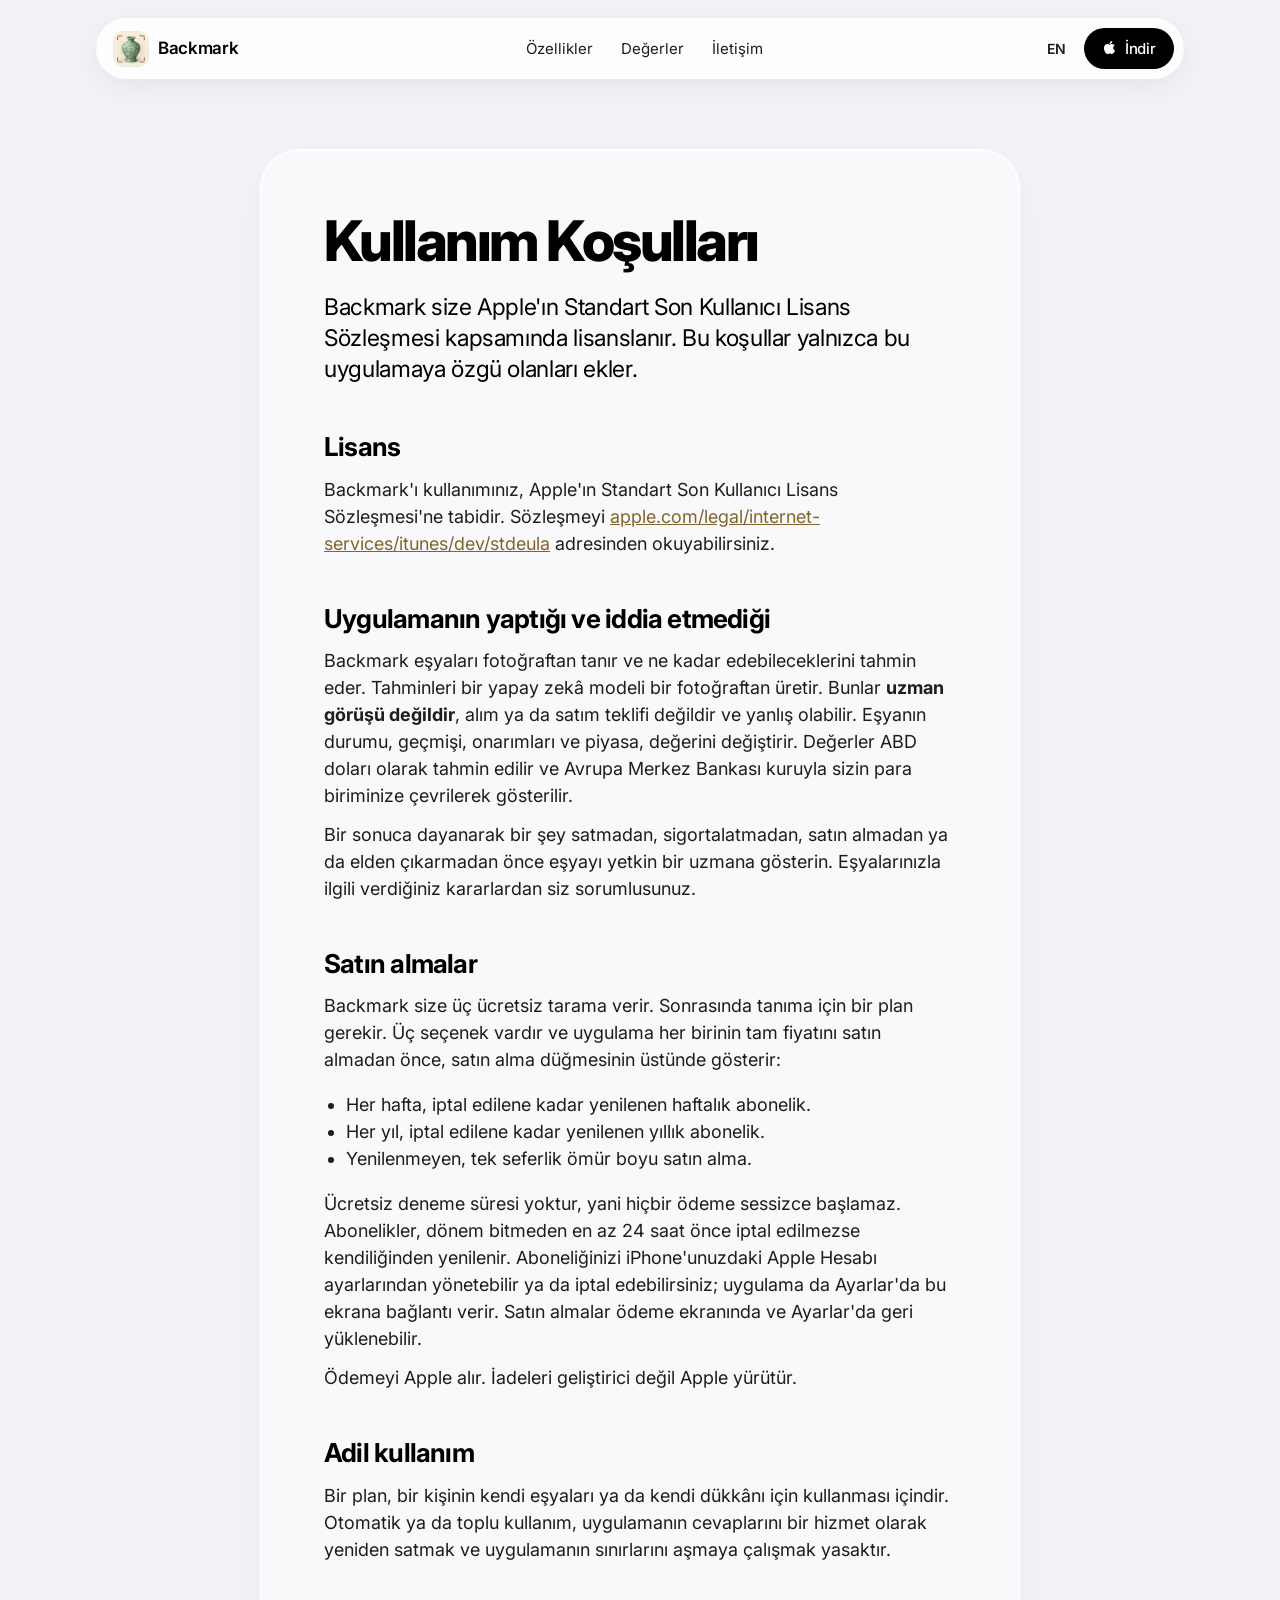
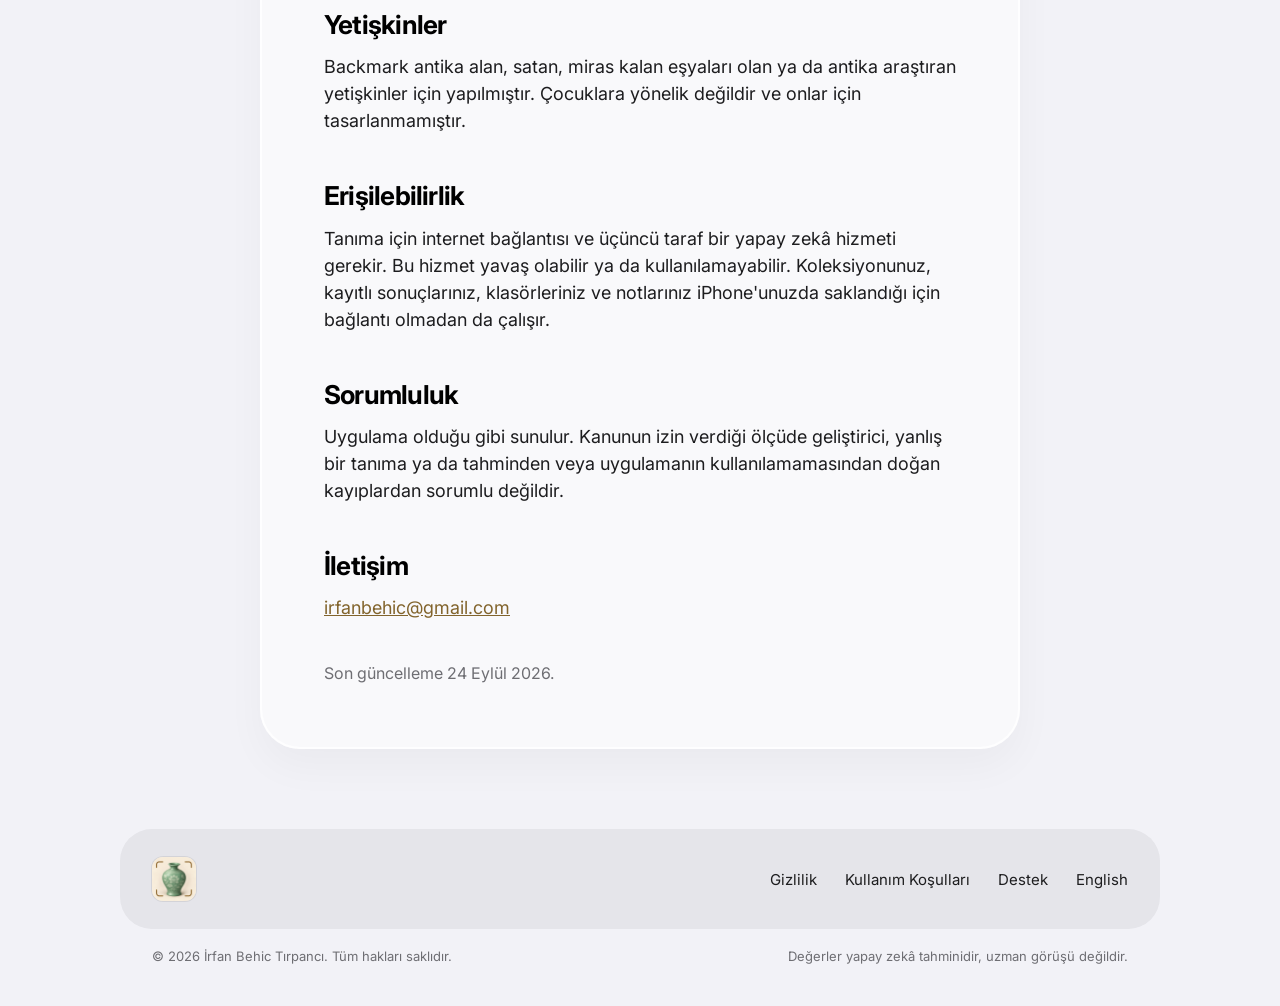
<file: tr/terms/index.html>
<!doctype html>
<html lang="tr">
<head>
<meta charset="utf-8">
<meta name="viewport" content="width=device-width, initial-scale=1">
<title>Kullanım Koşulları | Backmark</title>
<meta name="theme-color" content="#f2f2f7">
<link rel="alternate" hreflang="en" href="https://irfanbehic.github.io/backmark/terms/">
<link rel="alternate" hreflang="tr" href="https://irfanbehic.github.io/backmark/tr/terms/">
<link rel="alternate" hreflang="x-default" href="https://irfanbehic.github.io/backmark/terms/">
<link rel="icon" href="../../assets/icon-180.png" type="image/png">
<link rel="apple-touch-icon" href="../../assets/icon-180.png">
<link rel="preconnect" href="https://fonts.googleapis.com">
<link rel="preconnect" href="https://fonts.gstatic.com" crossorigin>
<link href="https://fonts.googleapis.com/css2?family=Inter:wght@400;500;600;700;800&display=swap" rel="stylesheet">
<link rel="stylesheet" href="../../assets/style.css">
</head>
<body>

<header class="nav">
  <div class="nav__bar">
    <a class="brand" href="../"><img src="../../assets/icon-180.png" alt="" width="46" height="46">Backmark</a>
    <nav class="nav__links" aria-label="Ana menü">
      <a href="../#features">Özellikler</a>
      <a href="../#values">Değerler</a>
      <a href="../support/">İletişim</a>
    </nav>
    <div class="nav__end">
      <a class="lang" href="../../terms/" hreflang="en" lang="en" aria-label="English">EN</a>
      <a class="download nav__cta" href="https://apps.apple.com/tr/app/id6812663428" target="_blank" rel="noopener" aria-label="Backmark'ı App Store'dan indirin">
        <svg viewBox="0 0 384 512" aria-hidden="true"><path d="M318.7 268.7c-.2-36.7 16.4-64.4 50-84.8-18.8-26.9-47.2-41.7-84.7-44.6-35.5-2.8-74.3 20.7-88.5 20.7-15 0-49.4-19.7-76.4-19.7C63.3 141.2 4 184.8 4 273.5q0 39.3 14.4 81.2c12.8 36.7 59 126.7 107.2 125.2 25.2-.6 43-17.9 75.8-17.9 31.8 0 48.3 17.9 76.4 17.9 48.6-.7 90.4-82.5 102.6-119.3-65.2-30.7-61.7-90-61.7-91.9zm-56.6-164.2c27.3-32.4 24.8-61.9 24-72.5-24.1 1.4-52 16.4-67.9 34.9-17.5 19.8-27.8 44.3-25.6 71.9 26.1 2 49.9-11.4 69.5-34.3z"/></svg>
        İndir
      </a>
    </div>
  </div>
</header>

<main class="doc">
  <article class="doc__card">
  <h1>Kullanım Koşulları</h1>
  <p class="lead">Backmark size Apple'ın Standart Son Kullanıcı Lisans Sözleşmesi kapsamında lisanslanır.
  Bu koşullar yalnızca bu uygulamaya özgü olanları ekler.</p>

  <h2>Lisans</h2>
  <p>Backmark'ı kullanımınız, Apple'ın Standart Son Kullanıcı Lisans Sözleşmesi'ne tabidir. Sözleşmeyi
  <a href="https://www.apple.com/legal/internet-services/itunes/dev/stdeula/">apple.com/legal/internet-services/itunes/dev/stdeula</a>
  adresinden okuyabilirsiniz.</p>

  <h2>Uygulamanın yaptığı ve iddia etmediği</h2>
  <p>Backmark eşyaları fotoğraftan tanır ve ne kadar edebileceklerini tahmin eder. Tahminleri bir yapay
  zekâ modeli bir fotoğraftan üretir. Bunlar <strong>uzman görüşü değildir</strong>, alım ya da satım
  teklifi değildir ve yanlış olabilir. Eşyanın durumu, geçmişi, onarımları ve piyasa, değerini
  değiştirir. Değerler ABD doları olarak tahmin edilir ve Avrupa Merkez Bankası kuruyla sizin para
  biriminize çevrilerek gösterilir.</p>
  <p>Bir sonuca dayanarak bir şey satmadan, sigortalatmadan, satın almadan ya da elden çıkarmadan önce
  eşyayı yetkin bir uzmana gösterin. Eşyalarınızla ilgili verdiğiniz kararlardan siz sorumlusunuz.</p>

  <h2>Satın almalar</h2>
  <p>Backmark size üç ücretsiz tarama verir. Sonrasında tanıma için bir plan gerekir. Üç seçenek vardır ve
  uygulama her birinin tam fiyatını satın almadan önce, satın alma düğmesinin üstünde gösterir:</p>
  <ul>
    <li>Her hafta, iptal edilene kadar yenilenen haftalık abonelik.</li>
    <li>Her yıl, iptal edilene kadar yenilenen yıllık abonelik.</li>
    <li>Yenilenmeyen, tek seferlik ömür boyu satın alma.</li>
  </ul>
  <p>Ücretsiz deneme süresi yoktur, yani hiçbir ödeme sessizce başlamaz. Abonelikler, dönem bitmeden en
  az 24 saat önce iptal edilmezse kendiliğinden yenilenir. Aboneliğinizi iPhone'unuzdaki Apple Hesabı
  ayarlarından yönetebilir ya da iptal edebilirsiniz; uygulama da Ayarlar'da bu ekrana bağlantı verir.
  Satın almalar ödeme ekranında ve Ayarlar'da geri yüklenebilir.</p>
  <p>Ödemeyi Apple alır. İadeleri geliştirici değil Apple yürütür.</p>

  <h2>Adil kullanım</h2>
  <p>Bir plan, bir kişinin kendi eşyaları ya da kendi dükkânı için kullanması içindir. Otomatik ya da
  toplu kullanım, uygulamanın cevaplarını bir hizmet olarak yeniden satmak ve uygulamanın sınırlarını
  aşmaya çalışmak yasaktır.</p>

  <h2>Yetişkinler</h2>
  <p>Backmark antika alan, satan, miras kalan eşyaları olan ya da antika araştıran yetişkinler için
  yapılmıştır. Çocuklara yönelik değildir ve onlar için tasarlanmamıştır.</p>

  <h2>Erişilebilirlik</h2>
  <p>Tanıma için internet bağlantısı ve üçüncü taraf bir yapay zekâ hizmeti gerekir. Bu hizmet yavaş
  olabilir ya da kullanılamayabilir. Koleksiyonunuz, kayıtlı sonuçlarınız, klasörleriniz ve notlarınız
  iPhone'unuzda saklandığı için bağlantı olmadan da çalışır.</p>

  <h2>Sorumluluk</h2>
  <p>Uygulama olduğu gibi sunulur. Kanunun izin verdiği ölçüde geliştirici, yanlış bir tanıma ya da
  tahminden veya uygulamanın kullanılamamasından doğan kayıplardan sorumlu değildir.</p>

  <h2>İletişim</h2>
  <p><a href="mailto:irfanbehic@gmail.com">irfanbehic@gmail.com</a></p>

  <p class="updated">Son güncelleme 24 Eylül 2026.</p>
</article>
</main>

<footer class="wrap">
  <div class="footer__bar">
    <a href="../" aria-label="Backmark ana sayfa"><img src="../../assets/icon-180.png" alt="" width="62" height="62"></a>
    <nav class="footer__links" aria-label="Yasal">
      <a href="../privacy/">Gizlilik</a>
      <a href="../terms/">Kullanım Koşulları</a>
      <a href="../support/">Destek</a>
      <a href="../../terms/" hreflang="en" lang="en">English</a>
    </nav>
  </div>
  <div class="footer__note">
    <span>© 2026 İrfan Behic Tırpancı. Tüm hakları saklıdır.</span>
    <span>Değerler yapay zekâ tahminidir, uzman görüşü değildir.</span>
  </div>
</footer>

</body>
</html>
</file>
<file: assets/style.css>
/* Backmark website. Light only, Inter, one Brass accent, no trackers. */

:root {
  --page: #f2f2f7;
  --card: #f9f9fb;
  --card-edge: rgba(255, 255, 255, 0.9);
  --ink: #000000;
  --ink-2: #1d1d1f;
  --muted: #6e6e73;
  --brass: #82642c;
  --green: #34c759;
  --orange: #ff9500;
  --grey: #8e8e93;
  --footer: #e5e5ea;
  --font: "Inter", -apple-system, BlinkMacSystemFont, "Segoe UI", Helvetica, Arial, sans-serif;
  --serif: "New York", ui-serif, Georgia, serif;
  color-scheme: light;
}

* { box-sizing: border-box; }

html { scroll-behavior: smooth; }

body {
  margin: 0;
  background: var(--page);
  color: var(--ink);
  font: 400 18px/1.4 var(--font);
  -webkit-font-smoothing: antialiased;
  -webkit-text-size-adjust: 100%;
  overflow-x: hidden;
}

img { display: block; max-width: 100%; }
a { color: inherit; }
h1, h2, h3, p { margin: 0; }

.wrap { width: min(1040px, 100% - 32px); margin-inline: auto; }

/* Navigation */

.nav { position: sticky; top: 0; z-index: 20; padding: 18px 16px 0; }
.nav__bar {
  display: grid; grid-template-columns: 1fr auto 1fr; align-items: center;
  width: min(1088px, 100%); margin-inline: auto;
  padding: 10px 10px 10px 18px; border-radius: 999px;
  background: rgba(255, 255, 255, 0.82);
  -webkit-backdrop-filter: saturate(180%) blur(20px);
  backdrop-filter: saturate(180%) blur(20px);
  box-shadow: 0 8px 30px rgba(0, 0, 0, 0.06);
}
.brand { display: inline-flex; align-items: center; gap: 10px; font-weight: 600; font-size: 17px; letter-spacing: -0.02em; text-decoration: none; }
.brand img { width: 34px; height: 34px; border-radius: 9px; box-shadow: 0 0 0 1px rgba(0, 0, 0, 0.08); }
.nav__links { display: flex; gap: 28px; }
.nav__links a { text-decoration: none; font-size: 15px; color: var(--ink-2); }
.nav__cta { justify-self: end; }

.download {
  display: inline-flex; align-items: center; gap: 8px;
  padding: 10px 18px; border-radius: 999px;
  background: #000; color: #fff; text-decoration: none;
  font-weight: 500; font-size: 15px; letter-spacing: -0.01em; white-space: nowrap;
}
.download svg { width: 15px; height: 15px; fill: currentColor; margin-top: -2px; }
.download--large { padding: 15px 28px; font-size: 22px; }
.download--large svg { width: 21px; height: 21px; }

@media (max-width: 760px) {
  .nav__bar { grid-template-columns: 1fr auto; padding: 6px 6px 6px 12px; }
  .nav__links { display: none; }
  .brand { font-size: 15px; }
  .brand img { width: 30px; height: 30px; }
  .download { font-size: 13px; padding: 8px 14px; gap: 6px; }
  .download svg { width: 13px; height: 13px; }
}

/* Hero */

.hero { min-height: calc(100vh - 90px); display: flex; align-items: center; padding: 60px 0; }
.hero__grid { display: grid; grid-template-columns: 1fr 1fr; align-items: center; gap: 48px; width: min(900px, 100% - 32px); margin-inline: auto; }
.hero h1 { font-size: clamp(48px, 6.4vw, 76px); font-weight: 800; line-height: 1.02; letter-spacing: -0.045em; }
.hero p { margin: 22px 0 30px; font-size: clamp(22px, 2.3vw, 30px); line-height: 1.12; letter-spacing: -0.02em; color: var(--ink-2); max-width: 17em; }
.hero__phone { width: min(330px, 80vw); justify-self: center; }

@media (max-width: 800px) {
  .hero { min-height: 0; padding-top: 40px; }
  .hero__grid { grid-template-columns: 1fr; gap: 56px; }
}

/* Real iPhone frame: the bezel image with the capture laid into its measured screen */

.iphone { position: relative; aspect-ratio: 1022 / 2082; filter: drop-shadow(0 30px 40px rgba(0, 0, 0, 0.16)); }
.iphone > img.bezel { width: 100%; height: 100%; }
.iphone__screen {
  position: absolute; z-index: 1; overflow: hidden; background: #111;
  left: 5.088%; top: 2.209%; width: 89.824%; height: 95.581%;
  border-radius: 13.725% / 6.332%;
}
.iphone__screen img { width: 100%; height: 100%; object-fit: cover; object-position: top; }

/* Bento */

.bento { display: grid; grid-template-columns: repeat(12, 1fr); gap: 24px; padding: 40px 0; }

.tile {
  position: relative; overflow: hidden;
  border-radius: 40px; background: var(--card);
  box-shadow: inset 0 0 0 2px var(--card-edge), 0 18px 40px rgba(0, 0, 0, 0.035);
  min-height: 500px;
}
.span-4 { grid-column: span 4; }
.span-5 { grid-column: span 5; }
.span-6 { grid-column: span 6; }
.span-7 { grid-column: span 7; }
.span-8 { grid-column: span 8; }
.span-12 { grid-column: span 12; }

.tile h3 { font-size: 30px; font-weight: 700; line-height: 1.1; letter-spacing: -0.03em; }
.tile h3.xl { font-size: clamp(44px, 5vw, 58px); font-weight: 800; line-height: 1; letter-spacing: -0.045em; }
.tile p { margin-top: 8px; font-size: 19px; line-height: 1.22; letter-spacing: -0.01em; color: var(--ink-2); }

.tile__copy { position: absolute; z-index: 2; }
.at-bottom-right { right: 36px; bottom: 36px; left: 36px; text-align: right; }
.at-center { inset: 0; display: flex; flex-direction: column; justify-content: center; align-items: center; text-align: center; padding: 0 60px; }
.at-top-left { left: 48px; top: 56px; max-width: 290px; }
.at-top-center { left: 40px; right: 40px; top: 44px; text-align: center; }
.at-right { right: 64px; top: 50%; transform: translateY(-50%); max-width: 300px; }
.at-bottom-center { left: 40px; right: 40px; bottom: 44px; text-align: center; }

@media (max-width: 860px) {
  .span-4, .span-5, .span-6, .span-7, .span-8 { grid-column: span 12; }
  .at-right { right: 32px; left: 32px; max-width: none; top: auto; bottom: 36px; transform: none; }
}
@media (max-width: 520px) {
  .bento { gap: 16px; }
  .tile { border-radius: 32px; min-height: 460px; }
  .tile h3 { font-size: 26px; }
}

/* Tile art */

.float { position: absolute; border-radius: 26px; box-shadow: 0 22px 44px rgba(0, 0, 0, 0.16); }

.mark-card { width: 200px; height: 240px; left: 50%; top: 44px; margin-left: -100px; transform: rotate(-4deg); overflow: hidden; background: #333; }
.mark-card img { width: 100%; height: 100%; object-fit: cover; filter: grayscale(1) contrast(1.1); }

.pill {
  position: absolute; display: inline-flex; align-items: center; gap: 12px;
  padding: 16px 22px 16px 16px; border-radius: 24px; background: #fff;
  font-weight: 600; font-size: 20px; letter-spacing: -0.02em; white-space: nowrap;
  box-shadow: 0 16px 36px rgba(0, 0, 0, 0.1);
}
.pill svg { width: 30px; height: 30px; flex: none; }
.pill small { display: block; font-weight: 400; font-size: 14px; color: var(--muted); letter-spacing: 0; }
.pill--strong { left: 7%; top: 48px; transform: rotate(-6deg); }
.pill--possible { right: 6%; top: 70px; transform: rotate(5deg); }
.pill--unsure { left: 50%; bottom: 44px; transform: translateX(-50%) rotate(-2deg); }
.pill--strong svg { color: var(--green); }
.pill--possible svg { color: var(--orange); }
.pill--unsure svg { color: var(--grey); }

@media (max-width: 520px) {
  .pill { font-size: 16px; padding: 12px 16px 12px 12px; }
  .pill svg { width: 24px; height: 24px; }
  .pill small { display: none; }
  .pill--strong { left: 16px; top: 34px; }
  .pill--possible { right: 16px; top: 104px; }
  .pill--unsure { bottom: 34px; }
}

.phone-peek { position: absolute; width: 300px; right: 48px; top: 60px; }
.phone-peek--center { left: 50%; right: auto; margin-left: -150px; top: 190px; }

.price-card {
  position: absolute; left: 50%; top: 40px; width: 230px; margin-left: -115px; transform: rotate(3deg);
  padding: 18px; border-radius: 28px; background: #fff; box-shadow: 0 22px 44px rgba(0, 0, 0, 0.12);
}
.price-card img { width: 100%; height: 104px; object-fit: cover; border-radius: 16px; margin-bottom: 14px; }
.price-card span { display: block; font-size: 14px; color: var(--muted); }
.price-card strong { display: block; font: 700 30px/1.1 var(--serif); letter-spacing: -0.01em; margin: 2px 0 4px; }

.cand { position: absolute; width: 300px; padding: 18px 20px; border-radius: 22px; background: #fff; box-shadow: 0 18px 36px rgba(0, 0, 0, 0.09); }
.cand strong { display: block; font: 600 20px/1.2 var(--serif); }
.cand span { display: flex; align-items: center; gap: 8px; margin-top: 4px; font-size: 15px; color: var(--muted); }
.cand i { width: 14px; height: 14px; border-radius: 50%; flex: none; }
.cand--a { left: 56px; top: 70px; transform: rotate(-3deg); }
.cand--b { left: 250px; top: 200px; transform: rotate(2deg); }
.cand--c { left: 80px; top: 340px; transform: rotate(-1deg); }
.cand-photo { position: absolute; left: 420px; top: 40px; width: 124px; height: 124px; border-radius: 28px; object-fit: cover; box-shadow: 0 18px 36px rgba(0, 0, 0, 0.14); transform: rotate(6deg); }
.dot-possible { background: var(--orange); }
.dot-unsure { border: 2px dashed var(--grey); }

.circles { position: absolute; left: 50%; top: 70px; width: 380px; height: 240px; margin-left: -190px; }
.circle { position: absolute; border-radius: 50%; overflow: hidden; background: #fff; box-shadow: 0 18px 40px rgba(0, 0, 0, 0.12); border: 8px solid #fff; }
.circle img { width: 100%; height: 100%; object-fit: cover; }
.circle--1 { width: 150px; height: 150px; left: 0; top: 50px; }
.circle--2 { width: 190px; height: 190px; left: 95px; top: 0; z-index: 1; }
.circle--3 { width: 120px; height: 120px; right: 0; top: 80px; }

@media (max-width: 860px) {
  .tile--phone { min-height: 720px; }
  .tile--phone .at-top-left { left: 32px; right: 32px; top: 40px; max-width: none; }
  .tile--phone .phone-peek { left: 50%; right: auto; margin-left: -140px; width: 280px; top: 230px; }
  .tile--cands { min-height: 760px; }
  .tile--cands .cand { width: min(280px, 100% - 48px); }
  .tile--cands .cand--a { left: 24px; top: 40px; }
  .tile--cands .cand--b { left: auto; right: 24px; top: 150px; }
  .tile--cands .cand--c { left: 30px; top: 262px; }
  .tile--cands .cand-photo { left: auto; right: 30px; top: 340px; width: 90px; height: 90px; }
}
@media (max-width: 520px) { .circles { transform: scale(0.8); } }

/* Values */

.values-title { font-size: clamp(34px, 4vw, 44px); font-weight: 700; letter-spacing: -0.035em; margin: 90px 12px 34px; }
.values { display: grid; grid-template-columns: repeat(3, 1fr); gap: 24px; }
.value {
  padding: 36px 34px 44px; border-radius: 40px; background: var(--card);
  box-shadow: inset 0 0 0 2px var(--card-edge), 0 18px 40px rgba(0, 0, 0, 0.035);
}
.value svg { width: 38px; height: 38px; margin-bottom: 90px; }
.value h3 { font-size: 21px; font-weight: 600; letter-spacing: -0.02em; }
.value p { margin-top: 4px; font-size: 19px; line-height: 1.2; color: var(--muted); letter-spacing: -0.01em; }
@media (max-width: 860px) { .values { grid-template-columns: 1fr; } .value svg { margin-bottom: 40px; } }

/* Closing and footer */

.closing { display: flex; justify-content: center; padding: 150px 0 170px; }

.footer__bar {
  display: flex; align-items: center; justify-content: space-between; gap: 20px;
  padding: 28px 32px; border-radius: 32px; background: var(--footer);
}
.footer__bar img { width: 44px; height: 44px; border-radius: 11px; box-shadow: 0 0 0 1px rgba(0, 0, 0, 0.08); }
.footer__links { display: flex; flex-wrap: wrap; gap: 28px; }
.footer__links a { text-decoration: none; font-size: 15px; color: var(--ink-2); }
.footer__note { display: flex; justify-content: space-between; flex-wrap: wrap; gap: 8px; padding: 18px 32px 40px; font-size: 13px; color: var(--muted); }
@media (max-width: 600px) {
  .footer__bar { flex-direction: column; align-items: flex-start; padding: 24px; gap: 18px; }
  .footer__bar img { width: 38px; height: 38px; }
  .footer__links { gap: 18px; }
  .footer__links a { font-size: 14px; }
  .footer__note { font-size: 12px; padding: 16px 24px 36px; }
}

/* Legal pages */

.doc { width: min(760px, 100% - 32px); margin: 70px auto 80px; }
.doc__card { padding: clamp(28px, 6vw, 64px); border-radius: 40px; background: var(--card); box-shadow: inset 0 0 0 2px var(--card-edge), 0 18px 40px rgba(0, 0, 0, 0.035); }
.doc h1 { font-size: clamp(40px, 5vw, 56px); font-weight: 800; letter-spacing: -0.045em; line-height: 1.02; margin-bottom: 22px; }
.doc h2 { font-size: 26px; font-weight: 700; letter-spacing: -0.03em; margin: 44px 0 10px; }
.doc h3 { font-size: 20px; font-weight: 600; letter-spacing: -0.02em; margin: 28px 0 6px; }
.doc p, .doc li { font-size: 18px; line-height: 1.5; color: var(--ink-2); }
.doc p + p { margin-top: 12px; }
.doc .lead { font-size: 23px; line-height: 1.35; letter-spacing: -0.015em; color: var(--ink); }
.doc a { color: var(--brass); }
.doc ul { padding-left: 22px; }
.doc table { width: 100%; border-collapse: collapse; margin: 14px 0; font-size: 16px; }
.doc th, .doc td { text-align: left; padding: 10px 8px; border-bottom: 1px solid rgba(0, 0, 0, 0.08); vertical-align: top; }
.doc th { color: var(--muted); font-weight: 600; }
.doc .updated { margin-top: 40px; font-size: 16px; color: var(--muted); }
.table-wrap { overflow-x: auto; }

/* Motion */

.reveal { opacity: 0; transform: translateY(24px); transition: opacity 0.8s ease, transform 0.8s cubic-bezier(0.2, 0.7, 0.2, 1); }
.reveal.is-in { opacity: 1; transform: none; }
.no-js .reveal { opacity: 1; transform: none; }
@media (prefers-reduced-motion: reduce) {
  html { scroll-behavior: auto; }
  .reveal { opacity: 1; transform: none; transition: none; }
}

:focus-visible { outline: 3px solid var(--brass); outline-offset: 3px; border-radius: 10px; }

/* Language switch (24 Sep 2026) */
.nav__end { justify-self: end; display: inline-flex; align-items: center; gap: 14px; }
.nav__end .nav__cta { justify-self: auto; }
.lang { text-decoration: none; font-size: 14px; font-weight: 600; color: var(--ink-2); padding: 6px 4px; }
.lang:hover { color: #000; }
@media (max-width: 760px) { .nav__end { gap: 8px; } .lang { font-size: 13px; } }
</file>
